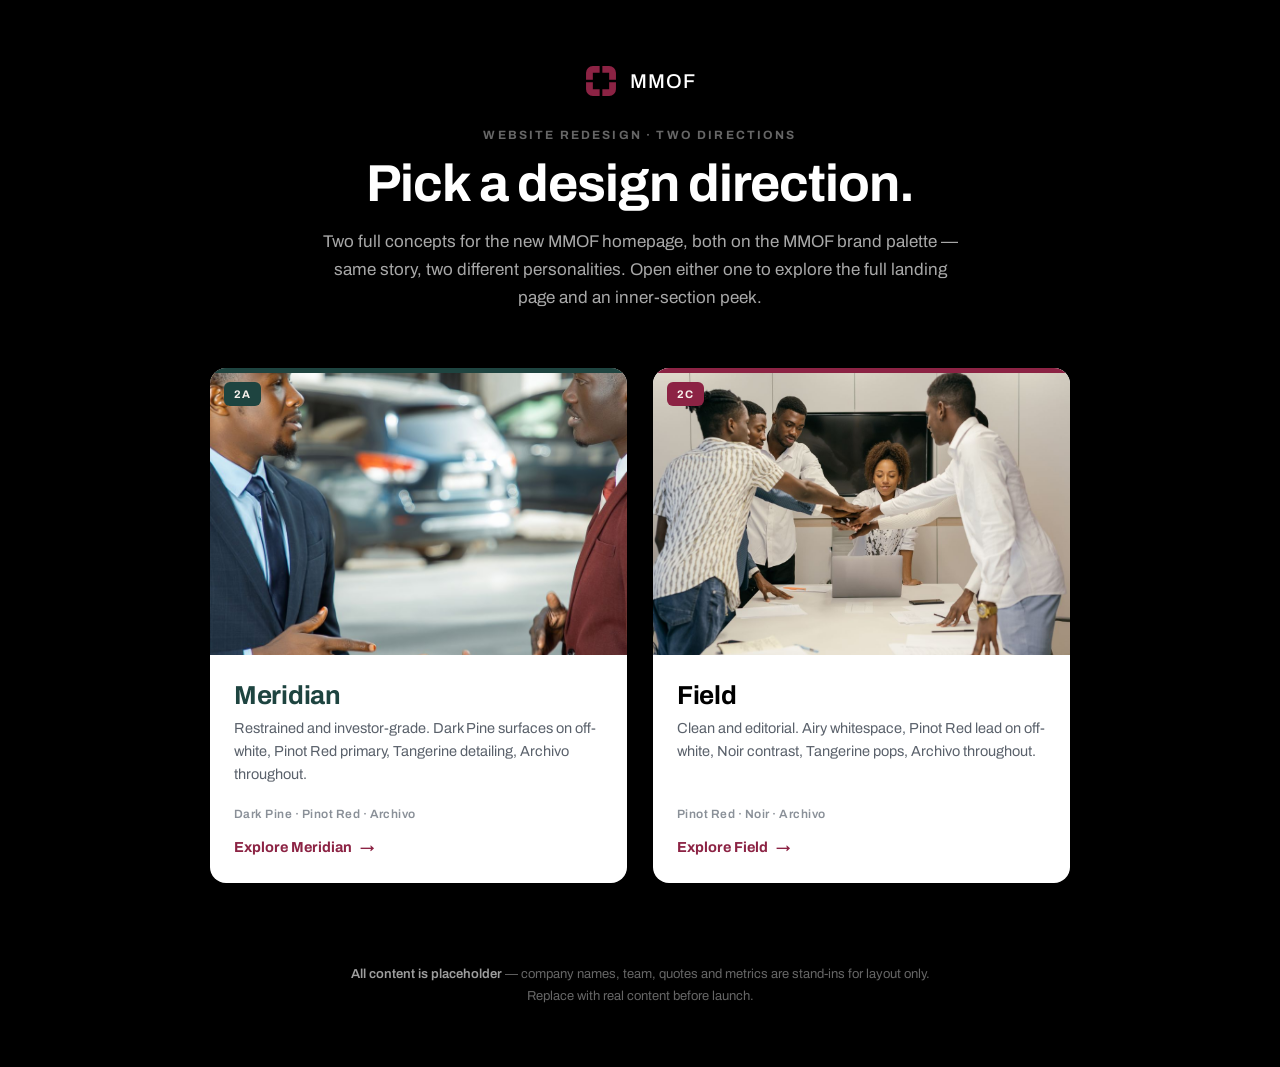
<file: index.html>
<!DOCTYPE html>
<html lang="en">
<head>
<meta charset="utf-8">
<meta name="viewport" content="width=device-width, initial-scale=1">
<title>MMOF — Website Redesign Concepts</title>
<link rel="preconnect" href="https://fonts.googleapis.com">
<link rel="preconnect" href="https://fonts.gstatic.com" crossorigin>
<link href="https://fonts.googleapis.com/css2?family=Archivo:wdth,wght@62..125,400..900&display=swap" rel="stylesheet">
<style>
  *{box-sizing:border-box}
  html,body{margin:0}
  body{
    font-family:'Archivo',system-ui,sans-serif;
    color:#16181c;
    background:#000000;
    -webkit-font-smoothing:antialiased;
  }

  /* ---- page header ---- */
  .wrap{max-width:1220px;margin:0 auto;padding:0 32px}
  header.top{
    padding:64px 0 30px;color:#fff;text-align:center;
  }
  .brandmark{
    display:inline-flex;align-items:center;gap:12px;margin-bottom:30px;
  }
  .brandmark .m{
    width:40px;height:40px;border-radius:5px;background:#8C2344;color:#F7F0EC;
    display:flex;align-items:center;justify-content:center;
    font:700 20px 'Archivo',sans-serif;
  }
  .brandmark span{font:500 20px 'Archivo',sans-serif;letter-spacing:.06em}
  header.top h1{
    font:700 clamp(30px,5vw,52px)/1.08 'Archivo',sans-serif;
    margin:0 0 16px;letter-spacing:-.02em;
  }
  header.top p{
    max-width:640px;margin:0 auto;font-size:17px;line-height:1.65;
    color:rgba(255,255,255,.66);
  }
  .kicker{
    font:700 12px 'Archivo',sans-serif;letter-spacing:.18em;
    text-transform:uppercase;color:rgba(255,255,255,.4);margin-bottom:14px;
  }

  /* ---- cards ---- */
  .cards{
    display:grid;grid-template-columns:repeat(2,1fr);gap:26px;
    max-width:860px;margin:0 auto;padding:26px 0 80px;
  }
  @media(max-width:920px){.cards{grid-template-columns:1fr;max-width:520px;margin:0 auto}}

  .card{
    position:relative;display:flex;flex-direction:column;
    border-radius:16px;overflow:hidden;text-decoration:none;color:inherit;
    background:#fff;isolation:isolate;
    box-shadow:0 6px 30px rgba(0,0,0,.28);
    transition:transform .28s cubic-bezier(.2,.7,.2,1),box-shadow .28s;
  }
  .card:hover{transform:translateY(-8px);box-shadow:0 22px 55px rgba(0,0,0,.45)}
  .card .shot{position:relative;aspect-ratio:16/11;overflow:hidden}
  .card .shot img{width:100%;height:100%;object-fit:cover;display:block;
    transition:transform .5s cubic-bezier(.2,.7,.2,1)}
  .card:hover .shot img{transform:scale(1.05)}
  .card .tag{
    position:absolute;top:14px;left:14px;z-index:2;
    font:700 11px 'Archivo',sans-serif;letter-spacing:.08em;
    padding:6px 10px;border-radius:6px;
  }
  .card .body{padding:26px 24px 28px;flex:1;display:flex;flex-direction:column}
  .card .name{margin:0 0 8px;font-size:26px;font-weight:700;letter-spacing:-.01em}
  .card .desc{margin:0 0 20px;font-size:14.5px;line-height:1.6;color:#5a616b;flex:1}
  .card .meta{
    font:600 12px 'Archivo',sans-serif;letter-spacing:.04em;
    color:#8a9098;margin:0 0 18px;
  }
  .card .go{
    display:inline-flex;align-items:center;gap:8px;
    font-size:14.5px;font-weight:700;
  }
  .card .go .arrow{transition:transform .28s}
  .card:hover .go .arrow{transform:translateX(5px)}
  /* accent strip at top of each card */
  .card::before{content:"";position:absolute;inset:0 0 auto 0;height:5px;z-index:3}

  /* ---- Meridian (2a) — Dark Pine surface, Pinot Red accent ---- */
  .c-meridian::before{background:#1E4440}
  .c-meridian .name{font-family:'Archivo',sans-serif;font-weight:700;color:#1E4440}
  .c-meridian .tag{background:#1E4440;color:#F7F0EC}
  .c-meridian .go{color:#8C2344}

  /* ---- Field (2c) — Pinot Red lead, Noir ---- */
  .c-field::before{background:#8C2344}
  .c-field .name{font-family:'Archivo',sans-serif;font-weight:700;color:#000000}
  .c-field .tag{background:#8C2344;color:#F7F0EC}
  .c-field .go{color:#8C2344}

  footer.foot{
    color:rgba(255,255,255,.4);text-align:center;font-size:13px;line-height:1.7;
    padding:0 0 60px;
  }
  footer.foot b{color:rgba(255,255,255,.62);font-weight:600}
</style>
</head>
<body>
  <div class="wrap">
    <header class="top">
      <div class="brandmark"><svg width="34" height="34" viewBox="0 0 100 100" role="img" aria-label="MMOF" style="display:block;flex:none"><g fill="#8C2344"><path d="M46,6 L26,6 A20,20 0 0 0 6,26 L6,46 L26,46 L26,26 L46,26 Z"/><path d="M46,6 L26,6 A20,20 0 0 0 6,26 L6,46 L26,46 L26,26 L46,26 Z" transform="rotate(90 50 50)"/><path d="M46,6 L26,6 A20,20 0 0 0 6,26 L6,46 L26,46 L26,26 L46,26 Z" transform="rotate(180 50 50)"/><path d="M46,6 L26,6 A20,20 0 0 0 6,26 L6,46 L26,46 L26,26 L46,26 Z" transform="rotate(270 50 50)"/></g></svg><span>MMOF</span></div>
      <div class="kicker">Website Redesign · Two Directions</div>
      <h1>Pick a design direction.</h1>
      <p>Two full concepts for the new MMOF homepage, both on the MMOF brand palette —
         same story, two different personalities. Open either one to explore the full
         landing page and an inner-section peek.</p>
    </header>

    <main class="cards">
      <!-- 2a -->
      <a class="card c-meridian" href="meridian.html">
        <div class="shot">
          <span class="tag">2A</span>
          <img src="assets/20ee8825-96ee-4d7a-b5da-b06586fca6c3.jpg" alt="Meridian concept preview">
        </div>
        <div class="body">
          <h2 class="name">Meridian</h2>
          <p class="desc">Restrained and investor-grade. Dark Pine surfaces on off-white,
             Pinot Red primary, Tangerine detailing, Archivo throughout.</p>
          <div class="meta">Dark Pine · Pinot Red · Archivo</div>
          <span class="go">Explore Meridian <span class="arrow">&rarr;</span></span>
        </div>
      </a>

      <!-- 2c -->
      <a class="card c-field" href="field.html">
        <div class="shot">
          <span class="tag">2C</span>
          <img src="assets/cf65280d-1e67-4201-bafa-8d55716313ea.jpg" alt="Field concept preview">
        </div>
        <div class="body">
          <h2 class="name">Field</h2>
          <p class="desc">Clean and editorial. Airy whitespace, Pinot Red lead on off-white,
             Noir contrast, Tangerine pops, Archivo throughout.</p>
          <div class="meta">Pinot Red · Noir · Archivo</div>
          <span class="go">Explore Field <span class="arrow">&rarr;</span></span>
        </div>
      </a>
    </main>

    <footer class="foot">
      <b>All content is placeholder</b> — company names, team, quotes and metrics are stand-ins for layout only.<br>
      Replace with real content before launch.
    </footer>
  </div>
</body>
</html>
</file>
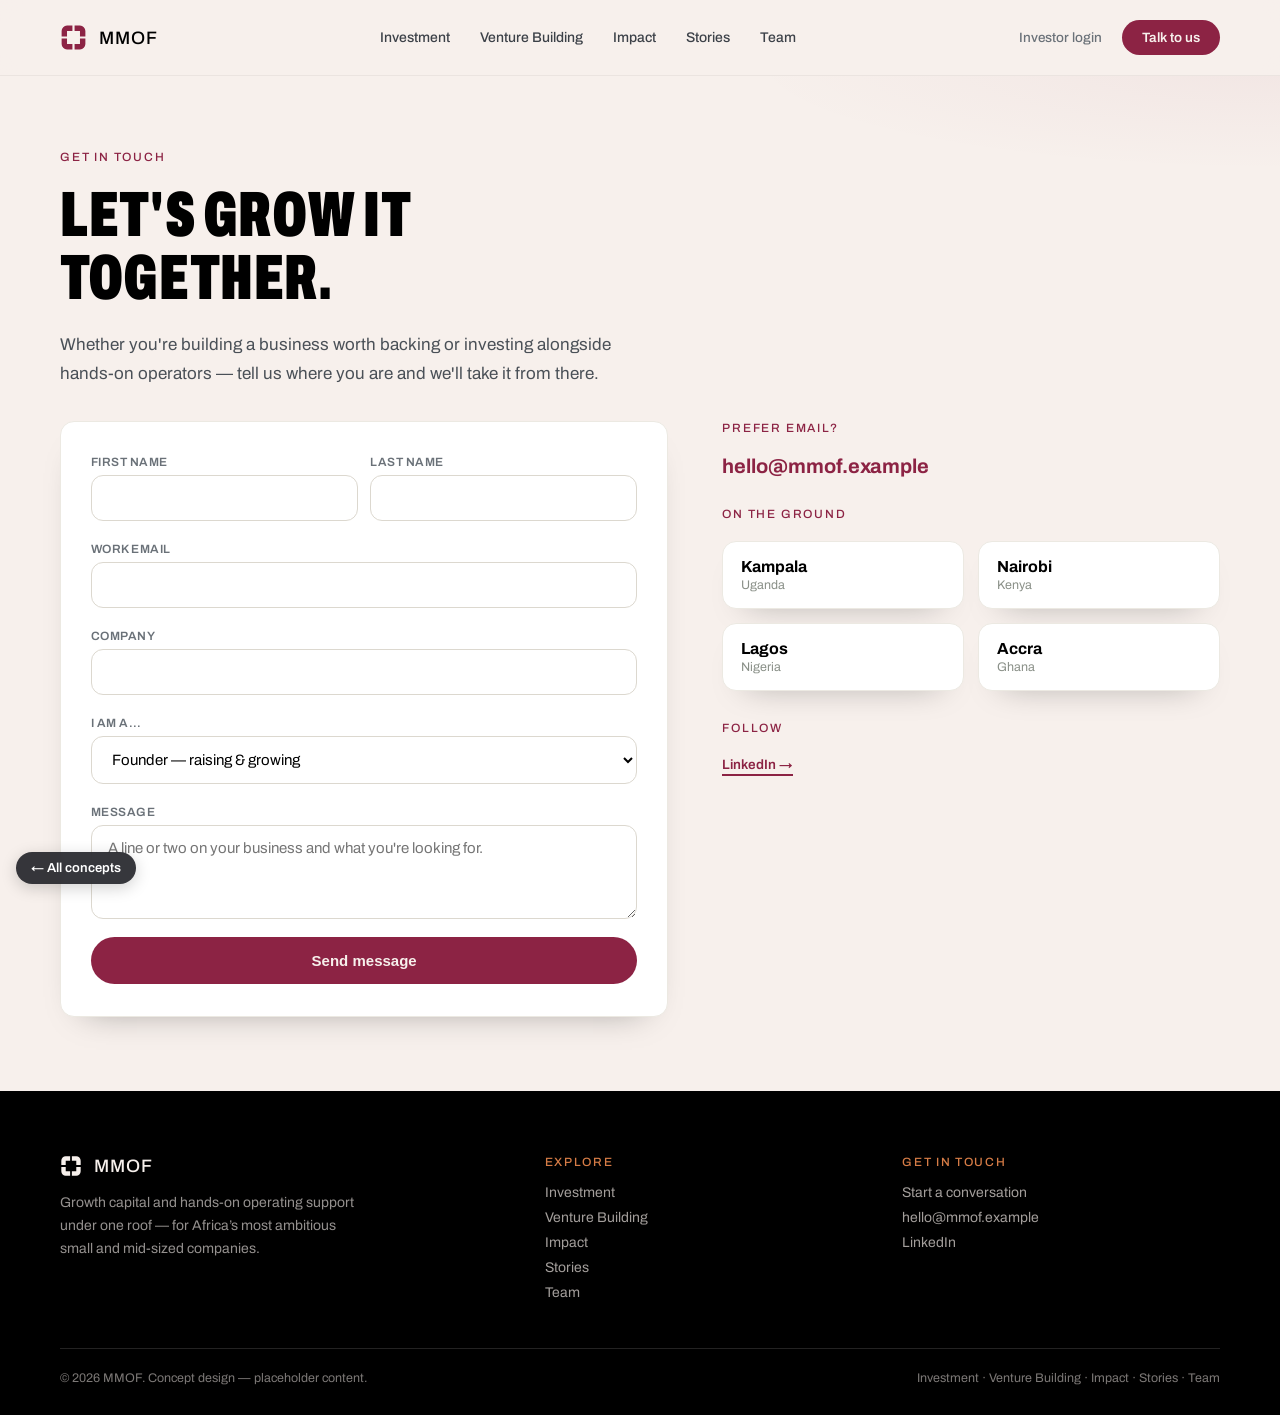
<file: field-get-in-touch.html>
<!DOCTYPE html>
<html lang="en">
<head>
<meta charset="utf-8">
<meta name="viewport" content="width=device-width, initial-scale=1">
<title>Get in Touch — MMOF · Field</title>
<meta name="description" content="Start a conversation with MMOF — for founders raising and growing, and partners investing alongside us.">
<link rel="preconnect" href="https://fonts.googleapis.com">
<link rel="preconnect" href="https://fonts.gstatic.com" crossorigin>
<link href="https://fonts.googleapis.com/css2?family=Archivo:wdth,wght@62..125,400..900&display=swap" rel="stylesheet">
<link rel="stylesheet" href="field.css">
<style>
  .fld{display:block;width:100%;font:400 15px 'Archivo',sans-serif;color:#000;background:#fff;border:1px solid #dcd8cf;border-radius:12px;padding:14px 16px;margin-top:6px}
  .fld:focus{outline:2px solid #8C2344;outline-offset:1px;border-color:#8C2344}
  .lbl{font:600 12px 'Archivo',sans-serif;letter-spacing:.04em;text-transform:uppercase;color:#6a7178}
  .frow{margin-bottom:18px}
</style>
</head>
<body data-page="contact">
<a class="backhome" href="index.html">&larr; All concepts</a>

<div id="page">

  <!-- hero -->
  <div class="section" style="position:relative;overflow:hidden;padding-bottom:24px;background:radial-gradient(70% 55% at 100% -5%,rgba(140,35,68,.05),transparent 60%)">
    <div class="wrap">
      <p class="eyebrow">Get in touch</p>
      <h1 style="font:900 clamp(38px,5.5vw,64px)/0.98 'Archivo',sans-serif;font-stretch:62%;letter-spacing:.01em;text-transform:uppercase;margin:0 0 22px;max-width:16ch">Let's grow it together.</h1>
      <p class="lead" style="max-width:560px;margin:0">Whether you're building a business worth backing or investing alongside hands-on operators — tell us where you are and we'll take it from there.</p>
    </div>
  </div>

  <!-- form + details -->
  <div class="section" style="padding-top:8px">
    <div class="wrap">
      <div style="display:grid;grid-template-columns:1.1fr .9fr;gap:54px;align-items:start">

        <!-- form -->
        <form class="card" style="padding:30px 30px 32px" onsubmit="this.querySelector('.done').style.display='block';return false;">
          <div style="display:flex;gap:12px">
            <div class="frow" style="flex:1"><span class="lbl">First name</span><input class="fld" type="text" name="first" required></div>
            <div class="frow" style="flex:1"><span class="lbl">Last name</span><input class="fld" type="text" name="last" required></div>
          </div>
          <div class="frow"><span class="lbl">Work email</span><input class="fld" type="email" name="email" required></div>
          <div class="frow"><span class="lbl">Company</span><input class="fld" type="text" name="company"></div>
          <div class="frow"><span class="lbl">I am a…</span>
            <select class="fld" name="who">
              <option>Founder — raising &amp; growing</option>
              <option>Partner — co-investing</option>
              <option>Fund investor</option>
              <option>Something else</option>
            </select>
          </div>
          <div class="frow"><span class="lbl">Message</span><textarea class="fld" name="message" rows="4" placeholder="A line or two on your business and what you're looking for."></textarea></div>
          <button class="btn btn-primary" type="submit" style="border:none;width:100%;justify-content:center">Send message</button>
          <div class="done" style="display:none;margin-top:16px;font-size:14px;color:#1E4440;background:rgba(30,68,64,.08);border-radius:10px;padding:12px 14px">Thanks — this is a concept form. Wire it to Formspree / Web3Forms / a Pages Function before launch.</div>
        </form>

        <!-- details -->
        <div>
          <div style="margin-bottom:30px">
            <p class="eyebrow">Prefer email?</p>
            <a href="mailto:hello@mmof.example" style="font:700 20px 'Archivo',sans-serif;color:#8C2344;text-decoration:none">hello@mmof.example</a>
          </div>
          <div style="margin-bottom:30px">
            <p class="eyebrow">On the ground</p>
            <div style="display:grid;grid-template-columns:1fr 1fr;gap:14px">
              <div class="card" style="padding:16px 18px"><div style="font:700 16px 'Archivo',sans-serif">Kampala</div><div style="font-size:12.5px;color:#8a9088;margin-top:3px">Uganda</div></div>
              <div class="card" style="padding:16px 18px"><div style="font:700 16px 'Archivo',sans-serif">Nairobi</div><div style="font-size:12.5px;color:#8a9088;margin-top:3px">Kenya</div></div>
              <div class="card" style="padding:16px 18px"><div style="font:700 16px 'Archivo',sans-serif">Lagos</div><div style="font-size:12.5px;color:#8a9088;margin-top:3px">Nigeria</div></div>
              <div class="card" style="padding:16px 18px"><div style="font:700 16px 'Archivo',sans-serif">Accra</div><div style="font-size:12.5px;color:#8a9088;margin-top:3px">Ghana</div></div>
            </div>
          </div>
          <div>
            <p class="eyebrow">Follow</p>
            <a class="link-arrow" href="#">LinkedIn &rarr;</a>
          </div>
        </div>

      </div>
    </div>
  </div>

</div>
<script src="field.js"></script>
</body>
</html>
</file>
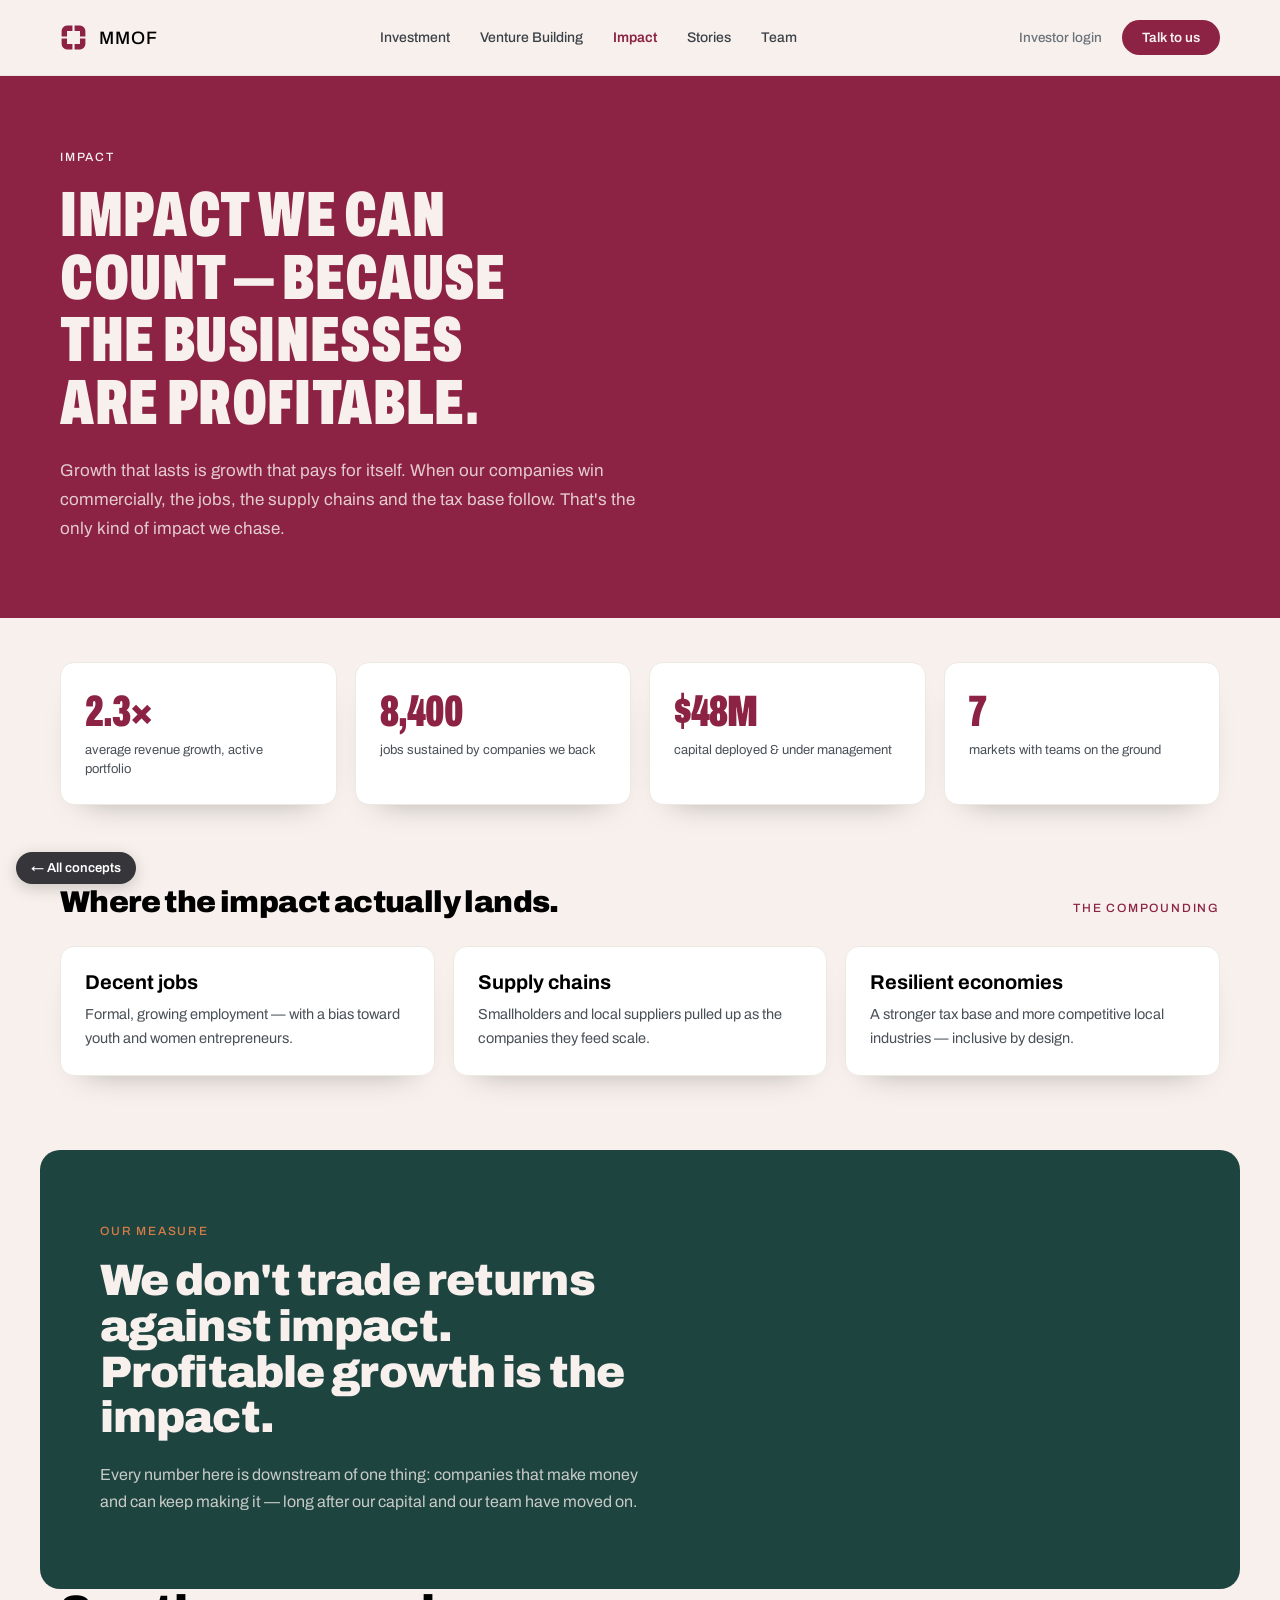
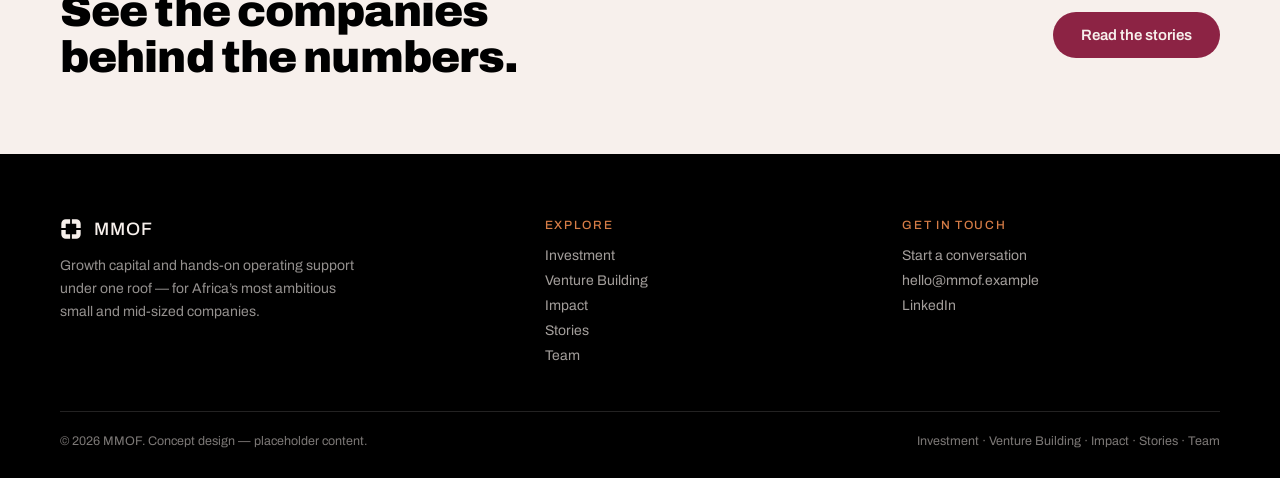
<file: field-impact.html>
<!DOCTYPE html>
<html lang="en">
<head>
<meta charset="utf-8">
<meta name="viewport" content="width=device-width, initial-scale=1">
<title>Impact — MMOF · Field</title>
<meta name="description" content="Impact we can count — because the businesses are profitable. Jobs, supply chains and tax base that last.">
<link rel="preconnect" href="https://fonts.googleapis.com">
<link rel="preconnect" href="https://fonts.gstatic.com" crossorigin>
<link href="https://fonts.googleapis.com/css2?family=Archivo:wdth,wght@62..125,400..900&display=swap" rel="stylesheet">
<link rel="stylesheet" href="field.css">
</head>
<body data-page="impact">
<a class="backhome" href="index.html">&larr; All concepts</a>

<div id="page">

  <!-- hero on red plane -->
  <div class="section" style="background:#8C2344;color:#F7F0EC;position:relative;overflow:hidden">
    <div class="wrap">
      <p class="eyebrow" style="color:#F7F0EC">Impact</p>
      <h1 style="font:900 clamp(38px,5.5vw,64px)/0.98 'Archivo',sans-serif;font-stretch:62%;letter-spacing:.01em;text-transform:uppercase;margin:0 0 22px;max-width:16ch">Impact we can count — because the businesses are profitable.</h1>
      <p class="lead" style="color:rgba(247,240,236,.82);max-width:600px;margin:0">Growth that lasts is growth that pays for itself. When our companies win commercially, the jobs, the supply chains and the tax base follow. That's the only kind of impact we chase.</p>
    </div>
  </div>

  <!-- big stats -->
  <div class="section" style="padding-top:44px">
    <div class="wrap">
      <div style="display:grid;grid-template-columns:repeat(4,1fr);gap:18px">
        <div class="card enh-card"><div style="font:900 44px 'Archivo',sans-serif;font-stretch:62%;letter-spacing:-.02em;color:#8C2344;margin-bottom:6px">2.3×</div><div style="font-size:13px;line-height:1.5;color:#4a5057">average revenue growth, active portfolio</div></div>
        <div class="card enh-card"><div style="font:900 44px 'Archivo',sans-serif;font-stretch:62%;letter-spacing:-.02em;color:#8C2344;margin-bottom:6px">8,400</div><div style="font-size:13px;line-height:1.5;color:#4a5057">jobs sustained by companies we back</div></div>
        <div class="card enh-card"><div style="font:900 44px 'Archivo',sans-serif;font-stretch:62%;letter-spacing:-.02em;color:#8C2344;margin-bottom:6px">$48M</div><div style="font-size:13px;line-height:1.5;color:#4a5057">capital deployed &amp; under management</div></div>
        <div class="card enh-card"><div style="font:900 44px 'Archivo',sans-serif;font-stretch:62%;letter-spacing:-.02em;color:#8C2344;margin-bottom:6px">7</div><div style="font-size:13px;line-height:1.5;color:#4a5057">markets with teams on the ground</div></div>
      </div>
    </div>
  </div>

  <!-- where it goes -->
  <div class="section" style="padding-top:8px">
    <div class="wrap">
      <div style="display:flex;justify-content:space-between;align-items:baseline;margin-bottom:28px">
        <h2 class="h2" style="font-size:30px">Where the impact actually lands.</h2>
        <span class="eyebrow" style="margin:0">The compounding</span>
      </div>
      <div style="display:grid;grid-template-columns:repeat(3,1fr);gap:18px">
        <div class="card enh-card"><h3 style="font:700 20px 'Archivo',sans-serif;margin:0 0 10px">Decent jobs</h3><p style="font-size:14.5px;line-height:1.65;color:#4a5057;margin:0">Formal, growing employment — with a bias toward youth and women entrepreneurs.</p></div>
        <div class="card enh-card"><h3 style="font:700 20px 'Archivo',sans-serif;margin:0 0 10px">Supply chains</h3><p style="font-size:14.5px;line-height:1.65;color:#4a5057;margin:0">Smallholders and local suppliers pulled up as the companies they feed scale.</p></div>
        <div class="card enh-card"><h3 style="font:700 20px 'Archivo',sans-serif;margin:0 0 10px">Resilient economies</h3><p style="font-size:14.5px;line-height:1.65;color:#4a5057;margin:0">A stronger tax base and more competitive local industries — inclusive by design.</p></div>
      </div>
    </div>
  </div>

  <!-- statement band -->
  <div class="section" style="background:#1E4440;color:#F7F0EC;margin:0 40px;border-radius:20px">
    <div class="wrap">
      <p class="eyebrow" style="color:#D67C46">Our measure</p>
      <h2 class="h2" style="color:#F7F0EC;max-width:20ch">We don't trade returns against impact. Profitable growth is the impact.</h2>
      <p style="font-size:16px;line-height:1.7;color:rgba(247,240,236,.78);max-width:560px;margin:20px 0 0">Every number here is downstream of one thing: companies that make money and can keep making it — long after our capital and our team have moved on.</p>
    </div>
  </div>

  <!-- cta -->
  <div class="section" style="display:flex;justify-content:space-between;align-items:center;gap:40px;padding-top:0">
    <h2 class="h2" style="max-width:18ch">See the companies behind the numbers.</h2>
    <a class="btn btn-primary" href="field-stories.html">Read the stories</a>
  </div>

</div>
<script src="field.js"></script>
</body>
</html>
</file>
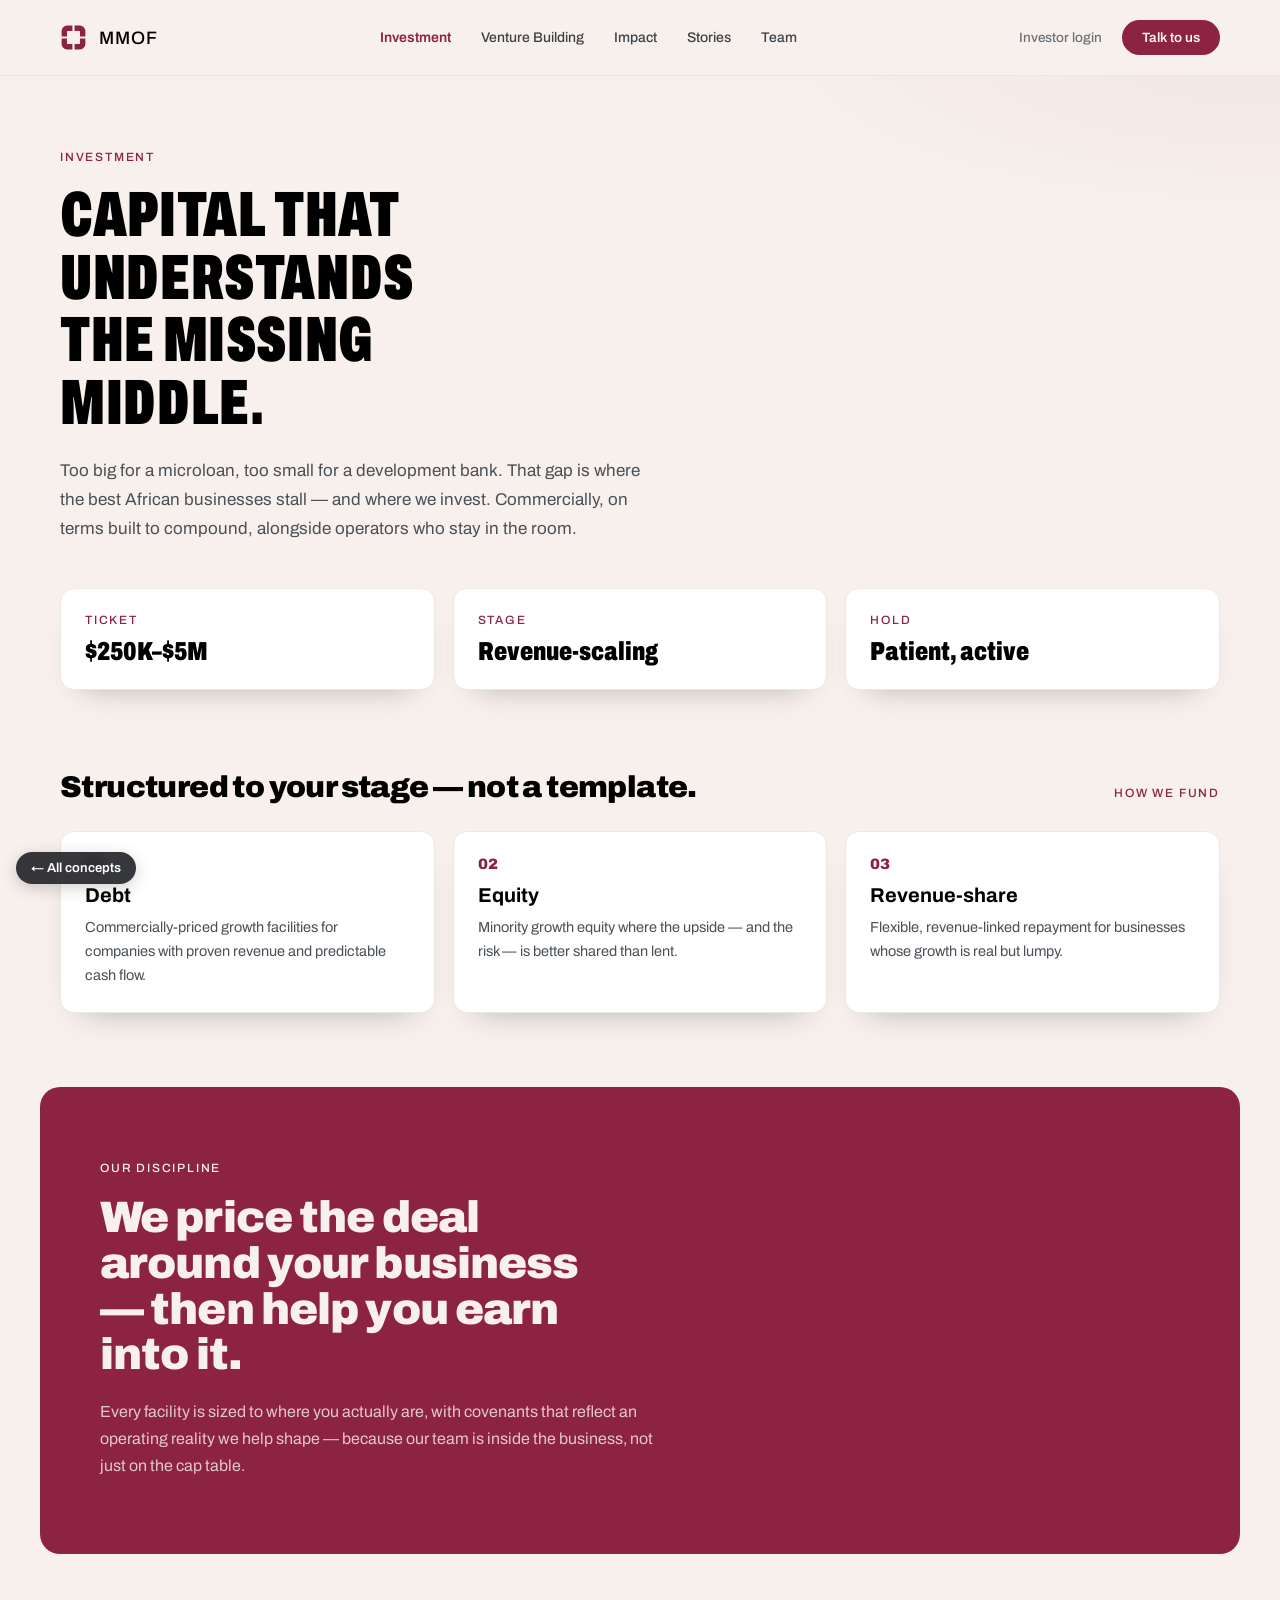
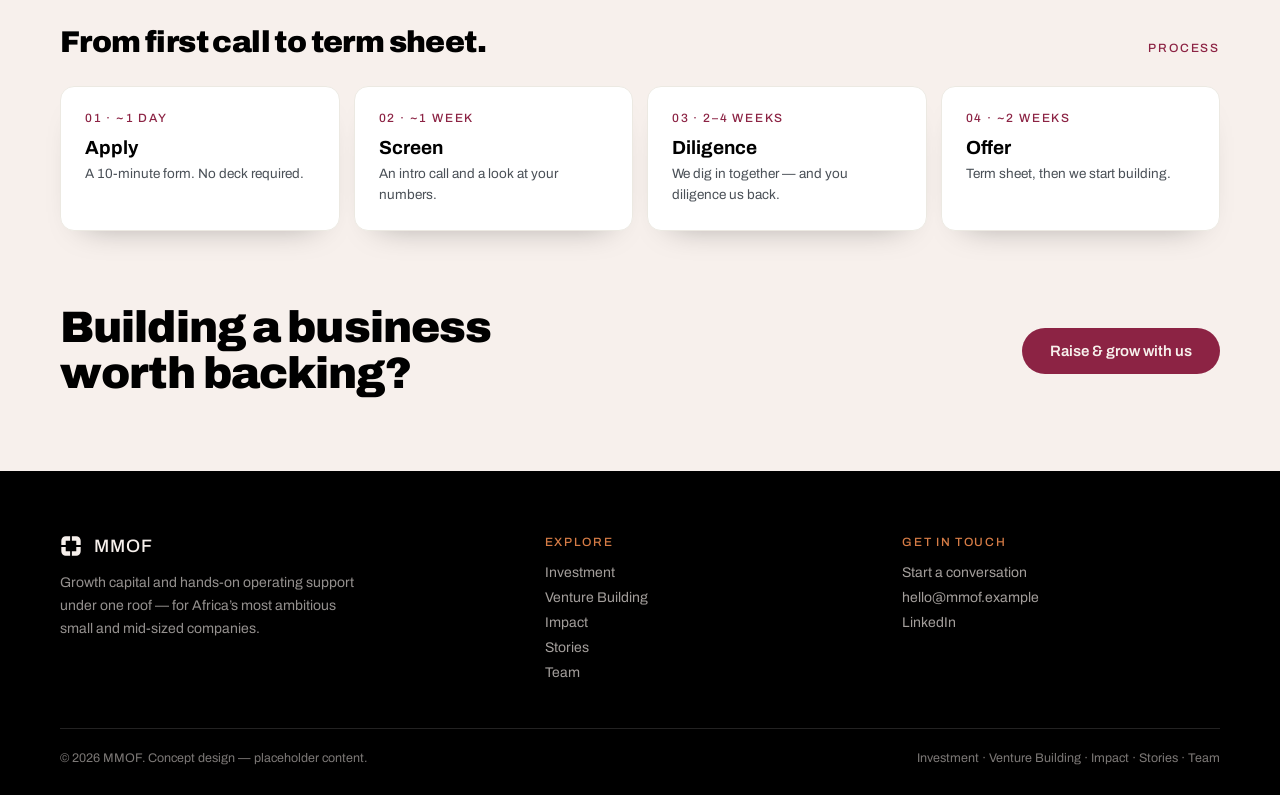
<file: field-investment.html>
<!DOCTYPE html>
<html lang="en">
<head>
<meta charset="utf-8">
<meta name="viewport" content="width=device-width, initial-scale=1">
<title>Investment — MMOF · Field</title>
<meta name="description" content="Growth capital structured for the missing middle — debt, equity and revenue-based structures for revenue-scaling companies.">
<link rel="preconnect" href="https://fonts.googleapis.com">
<link rel="preconnect" href="https://fonts.gstatic.com" crossorigin>
<link href="https://fonts.googleapis.com/css2?family=Archivo:wdth,wght@62..125,400..900&display=swap" rel="stylesheet">
<link rel="stylesheet" href="field.css">
</head>
<body data-page="investment">
<a class="backhome" href="index.html">&larr; All concepts</a>

<div id="page">

  <!-- hero -->
  <div class="section" style="position:relative;overflow:hidden;padding-bottom:36px;background:radial-gradient(70% 55% at 100% -5%,rgba(140,35,68,.05),transparent 60%)">
    <div class="wrap">
      <p class="eyebrow">Investment</p>
      <h1 style="font:900 clamp(38px,5.5vw,64px)/0.98 'Archivo',sans-serif;font-stretch:62%;letter-spacing:.01em;text-transform:uppercase;margin:0 0 22px;max-width:15ch">Capital that understands the missing middle.</h1>
      <p class="lead" style="max-width:580px;margin:0">Too big for a microloan, too small for a development bank. That gap is where the best African businesses stall — and where we invest. Commercially, on terms built to compound, alongside operators who stay in the room.</p>
    </div>
  </div>

  <!-- ticket facts -->
  <div class="section" style="padding-top:8px">
    <div class="wrap">
      <div style="display:grid;grid-template-columns:repeat(3,1fr);gap:18px">
        <div class="card enh-card"><div class="eyebrow" style="margin:0 0 10px">Ticket</div><div style="font:900 26px 'Archivo',sans-serif;font-stretch:75%">$250K–$5M</div></div>
        <div class="card enh-card"><div class="eyebrow" style="margin:0 0 10px">Stage</div><div style="font:900 26px 'Archivo',sans-serif;font-stretch:75%">Revenue-scaling</div></div>
        <div class="card enh-card"><div class="eyebrow" style="margin:0 0 10px">Hold</div><div style="font:900 26px 'Archivo',sans-serif;font-stretch:75%">Patient, active</div></div>
      </div>
    </div>
  </div>

  <!-- structures -->
  <div class="section" style="padding-top:8px">
    <div class="wrap">
      <div style="display:flex;justify-content:space-between;align-items:baseline;margin-bottom:28px">
        <h2 class="h2" style="font-size:30px">Structured to your stage — not a template.</h2>
        <span class="eyebrow" style="margin:0">How we fund</span>
      </div>
      <div style="display:grid;grid-template-columns:repeat(3,1fr);gap:18px">
        <div class="card enh-card"><div style="font:900 15px 'Archivo',sans-serif;color:#8C2344;margin-bottom:12px">01</div><h3 style="font:700 20px 'Archivo',sans-serif;margin:0 0 10px">Debt</h3><p style="font-size:14.5px;line-height:1.65;color:#4a5057;margin:0">Commercially-priced growth facilities for companies with proven revenue and predictable cash flow.</p></div>
        <div class="card enh-card"><div style="font:900 15px 'Archivo',sans-serif;color:#8C2344;margin-bottom:12px">02</div><h3 style="font:700 20px 'Archivo',sans-serif;margin:0 0 10px">Equity</h3><p style="font-size:14.5px;line-height:1.65;color:#4a5057;margin:0">Minority growth equity where the upside — and the risk — is better shared than lent.</p></div>
        <div class="card enh-card"><div style="font:900 15px 'Archivo',sans-serif;color:#8C2344;margin-bottom:12px">03</div><h3 style="font:700 20px 'Archivo',sans-serif;margin:0 0 10px">Revenue-share</h3><p style="font-size:14.5px;line-height:1.65;color:#4a5057;margin:0">Flexible, revenue-linked repayment for businesses whose growth is real but lumpy.</p></div>
      </div>
    </div>
  </div>

  <!-- statement band -->
  <div class="section" style="background:#8C2344;color:#F7F0EC;margin:0 40px;border-radius:20px">
    <div class="wrap">
      <p class="eyebrow" style="color:#F7F0EC">Our discipline</p>
      <h2 class="h2" style="color:#F7F0EC;max-width:18ch">We price the deal around your business — then help you earn into it.</h2>
      <p style="font-size:16px;line-height:1.7;color:rgba(247,240,236,.8);max-width:560px;margin:20px 0 0">Every facility is sized to where you actually are, with covenants that reflect an operating reality we help shape — because our team is inside the business, not just on the cap table.</p>
    </div>
  </div>

  <!-- process -->
  <div class="section">
    <div class="wrap">
      <div style="display:flex;justify-content:space-between;align-items:baseline;margin-bottom:28px">
        <h2 class="h2" style="font-size:30px">From first call to term sheet.</h2>
        <span class="eyebrow" style="margin:0">Process</span>
      </div>
      <div style="display:grid;grid-template-columns:repeat(4,1fr);gap:14px">
        <div class="card enh-card"><div class="eyebrow" style="margin:0 0 12px">01 · ~1 day</div><h4 style="font:700 19px 'Archivo',sans-serif;margin:0 0 6px">Apply</h4><p style="font-size:13.5px;line-height:1.55;color:#4a5057;margin:0">A 10-minute form. No deck required.</p></div>
        <div class="card enh-card"><div class="eyebrow" style="margin:0 0 12px">02 · ~1 week</div><h4 style="font:700 19px 'Archivo',sans-serif;margin:0 0 6px">Screen</h4><p style="font-size:13.5px;line-height:1.55;color:#4a5057;margin:0">An intro call and a look at your numbers.</p></div>
        <div class="card enh-card"><div class="eyebrow" style="margin:0 0 12px">03 · 2–4 weeks</div><h4 style="font:700 19px 'Archivo',sans-serif;margin:0 0 6px">Diligence</h4><p style="font-size:13.5px;line-height:1.55;color:#4a5057;margin:0">We dig in together — and you diligence us back.</p></div>
        <div class="card enh-card"><div class="eyebrow" style="margin:0 0 12px">04 · ~2 weeks</div><h4 style="font:700 19px 'Archivo',sans-serif;margin:0 0 6px">Offer</h4><p style="font-size:13.5px;line-height:1.55;color:#4a5057;margin:0">Term sheet, then we start building.</p></div>
      </div>
    </div>
  </div>

  <!-- cta -->
  <div class="section" style="display:flex;justify-content:space-between;align-items:center;gap:40px;padding-top:0">
    <h2 class="h2" style="max-width:18ch">Building a business worth backing?</h2>
    <a class="btn btn-primary" href="field-get-in-touch.html">Raise &amp; grow with us</a>
  </div>

</div>
<script src="field.js"></script>
</body>
</html>
</file>
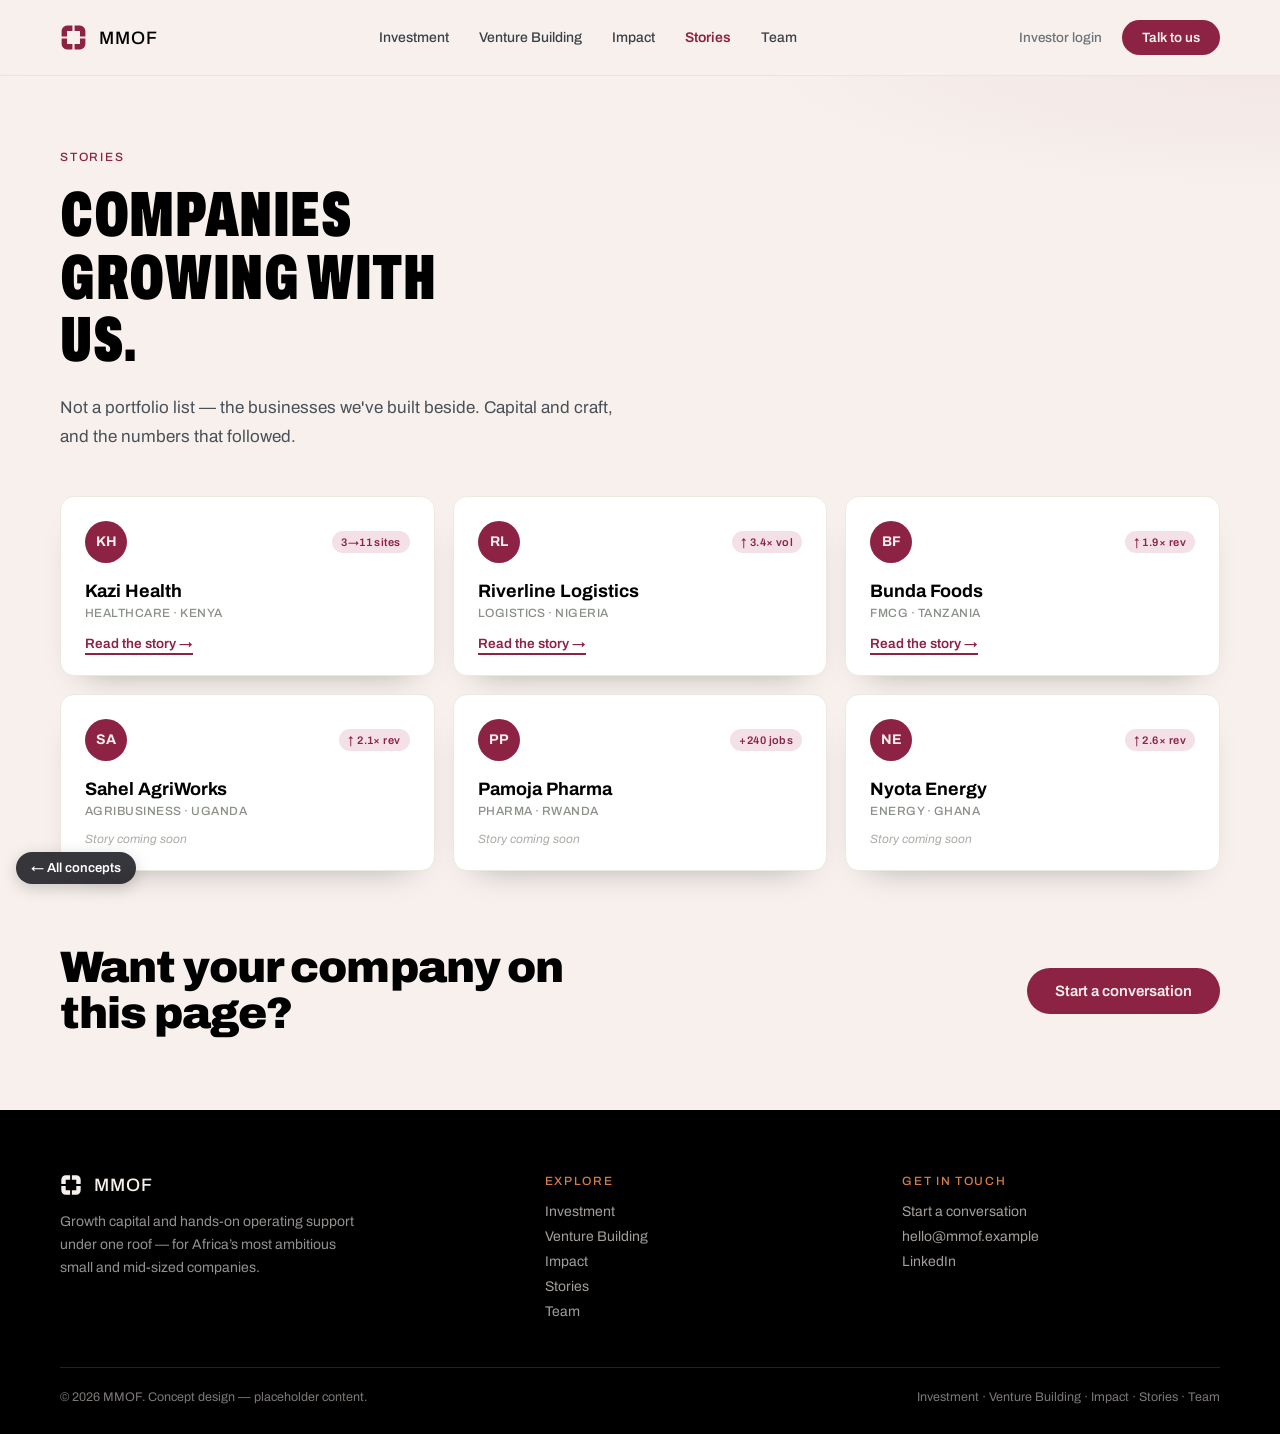
<file: field-stories.html>
<!DOCTYPE html>
<html lang="en">
<head>
<meta charset="utf-8">
<meta name="viewport" content="width=device-width, initial-scale=1">
<title>Stories — MMOF · Field</title>
<meta name="description" content="Companies growing with MMOF — case studies from across the portfolio.">
<link rel="preconnect" href="https://fonts.googleapis.com">
<link rel="preconnect" href="https://fonts.gstatic.com" crossorigin>
<link href="https://fonts.googleapis.com/css2?family=Archivo:wdth,wght@62..125,400..900&display=swap" rel="stylesheet">
<link rel="stylesheet" href="field.css">
</head>
<body data-page="stories">
<a class="backhome" href="index.html">&larr; All concepts</a>

<div id="page">

  <!-- hero -->
  <div class="section" style="position:relative;overflow:hidden;padding-bottom:36px;background:radial-gradient(70% 55% at 100% -5%,rgba(140,35,68,.05),transparent 60%)">
    <div class="wrap">
      <p class="eyebrow">Stories</p>
      <h1 style="font:900 clamp(38px,5.5vw,64px)/0.98 'Archivo',sans-serif;font-stretch:62%;letter-spacing:.01em;text-transform:uppercase;margin:0 0 22px;max-width:14ch">Companies growing with us.</h1>
      <p class="lead" style="max-width:560px;margin:0">Not a portfolio list — the businesses we've built beside. Capital and craft, and the numbers that followed.</p>
    </div>
  </div>

  <!-- grid -->
  <div class="section" style="padding-top:8px">
    <div class="wrap">
      <div style="display:grid;grid-template-columns:repeat(3,1fr);gap:18px" id="story-grid"></div>
    </div>
  </div>

  <!-- cta -->
  <div class="section" style="display:flex;justify-content:space-between;align-items:center;gap:40px;padding-top:0">
    <h2 class="h2" style="max-width:18ch">Want your company on this page?</h2>
    <a class="btn btn-primary" href="field-get-in-touch.html">Start a conversation</a>
  </div>

</div>

<script>
var STORIES=[
  ['KH','Kazi Health','Healthcare · Kenya','3→11 sites','field-story-kazi.html'],
  ['RL','Riverline Logistics','Logistics · Nigeria','↑ 3.4× vol','field-story-riverline.html'],
  ['BF','Bunda Foods','FMCG · Tanzania','↑ 1.9× rev','field-story-bunda.html'],
  ['SA','Sahel AgriWorks','Agribusiness · Uganda','↑ 2.1× rev',''],
  ['PP','Pamoja Pharma','Pharma · Rwanda','+240 jobs',''],
  ['NE','Nyota Energy','Energy · Ghana','↑ 2.6× rev','']
];
function storyCard(s){
  var soon = s[4]==='';
  var inner='<div style="display:flex;align-items:center;justify-content:space-between;margin-bottom:18px">'+
    '<div style="width:42px;height:42px;border-radius:50%;background:#8C2344;color:#F7F0EC;display:flex;align-items:center;justify-content:center;font:700 14px \'Archivo\',sans-serif">'+s[0]+'</div>'+
    '<span style="font:600 11px \'Archivo\',sans-serif;letter-spacing:.04em;color:#8C2344;background:#F3E1E7;padding:5px 9px;border-radius:999px">'+s[3]+'</span></div>'+
    '<h4 style="font:700 18px \'Archivo\',sans-serif;color:#000;margin:0 0 5px">'+s[1]+'</h4>'+
    '<div style="font:500 12px \'Archivo\',sans-serif;letter-spacing:.04em;text-transform:uppercase;color:#8a9088">'+s[2]+'</div>'+
    (soon?'<div style="margin-top:14px;font-size:12px;color:#a8aea6;font-style:italic">Story coming soon</div>'
         :'<div style="margin-top:14px"><span class="link-arrow">Read the story →</span></div>');
  if(soon) return '<div class="card">'+inner+'</div>';
  return '<a class="card enh-card" href="'+s[4]+'" style="display:block;text-decoration:none">'+inner+'</a>';
}
document.getElementById('story-grid').innerHTML=STORIES.map(storyCard).join('');
</script>
<script src="field.js"></script>
</body>
</html>
</file>
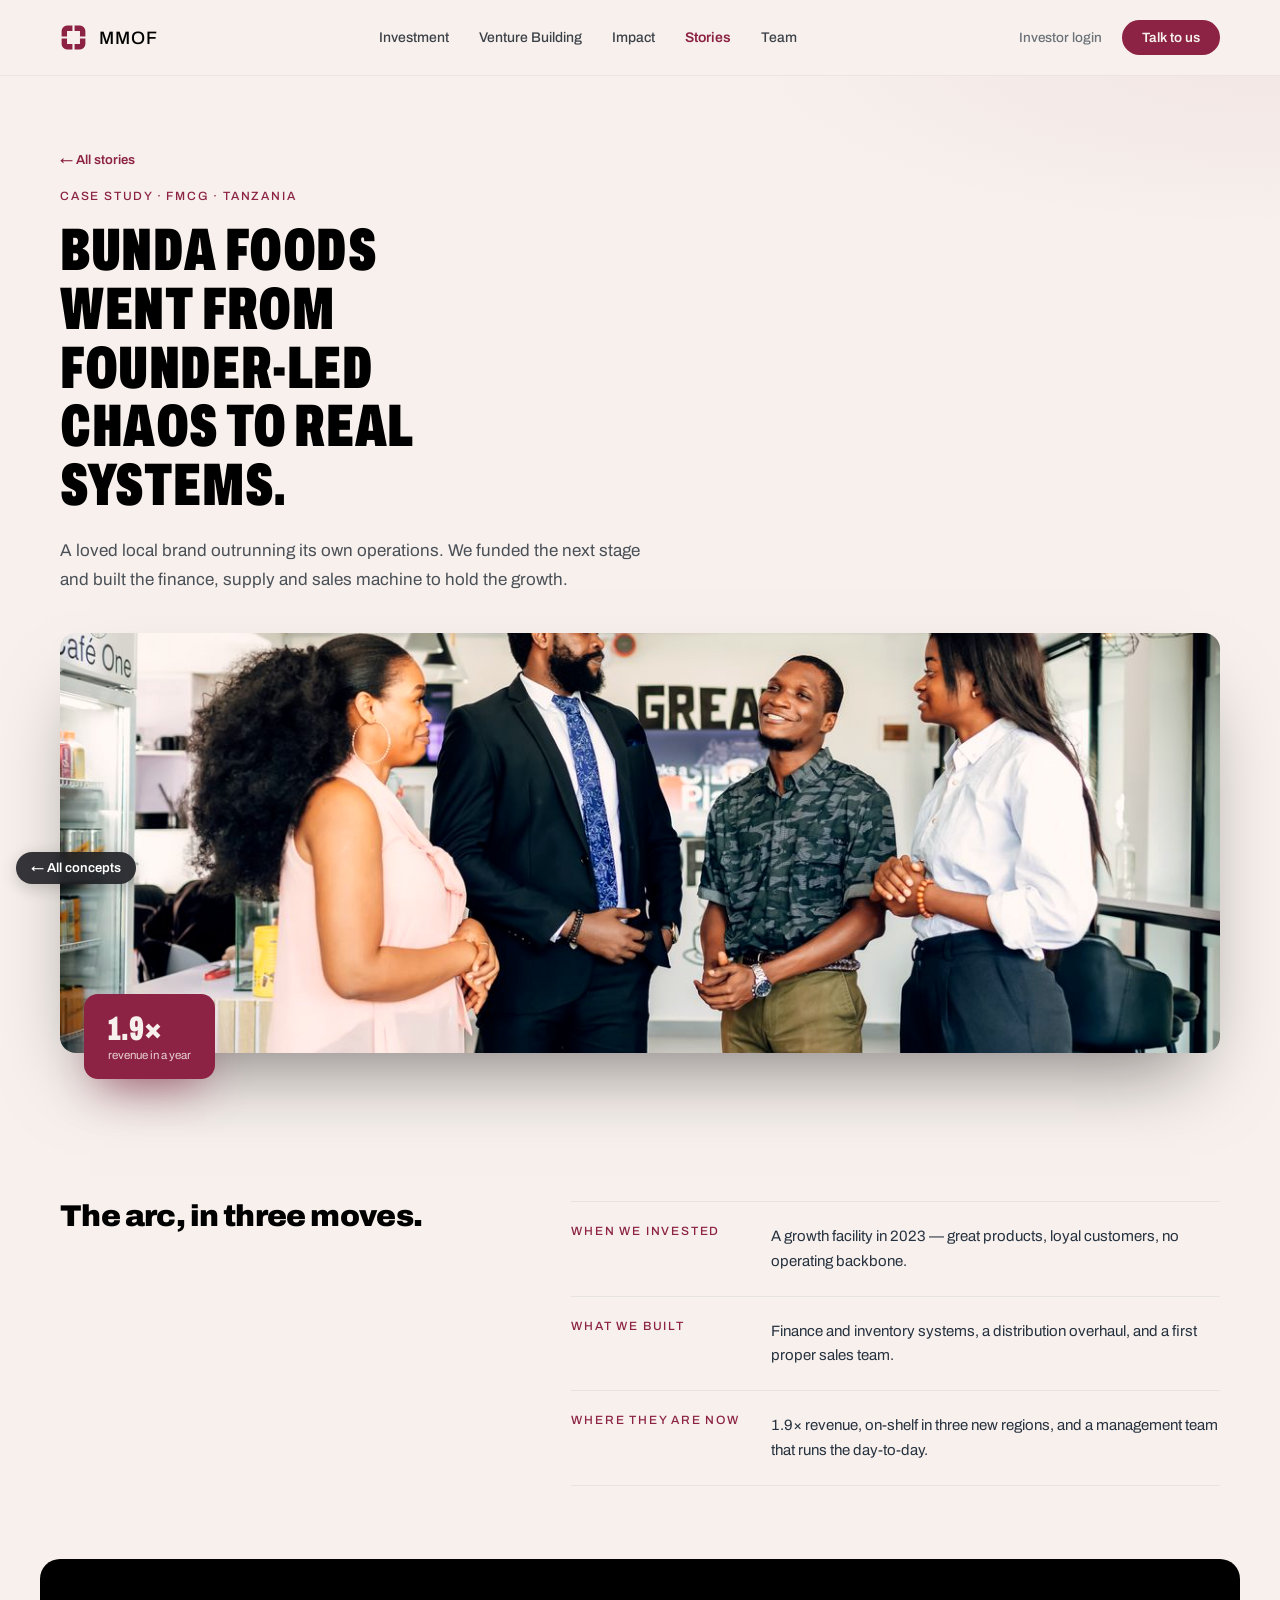
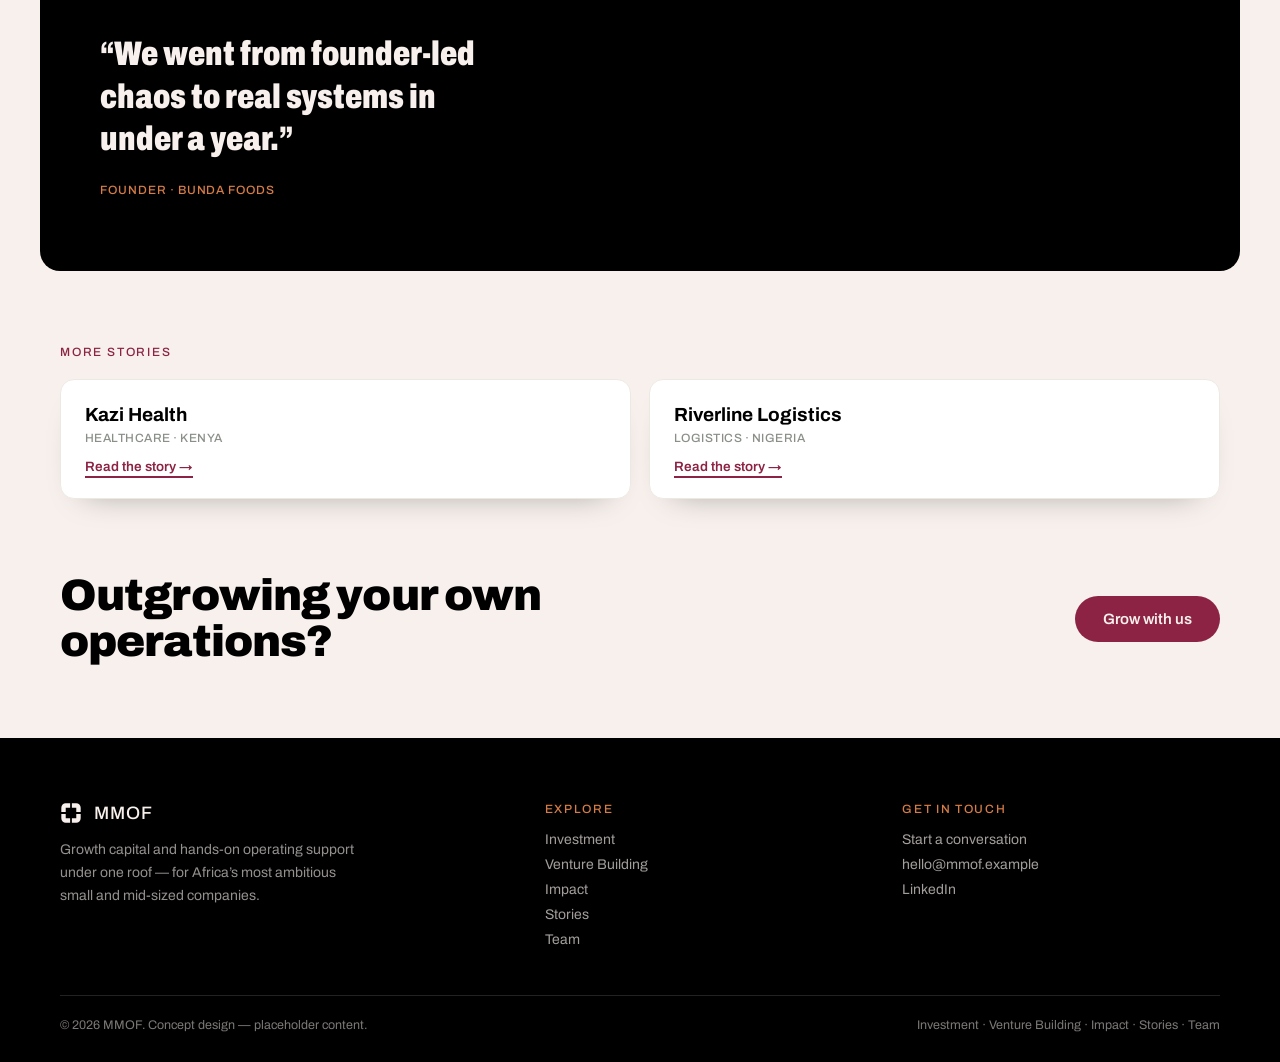
<file: field-story-bunda.html>
<!DOCTYPE html>
<html lang="en">
<head>
<meta charset="utf-8">
<meta name="viewport" content="width=device-width, initial-scale=1">
<title>Bunda Foods — MMOF Stories · Field</title>
<meta name="description" content="How Bunda Foods went from founder-led chaos to real systems — and 1.9× revenue — in under a year.">
<link rel="preconnect" href="https://fonts.googleapis.com">
<link rel="preconnect" href="https://fonts.gstatic.com" crossorigin>
<link href="https://fonts.googleapis.com/css2?family=Archivo:wdth,wght@62..125,400..900&display=swap" rel="stylesheet">
<link rel="stylesheet" href="field.css">
</head>
<body data-page="stories">
<a class="backhome" href="index.html">&larr; All concepts</a>

<div id="page">

  <div class="section" style="position:relative;overflow:hidden;padding-bottom:30px;background:radial-gradient(70% 55% at 100% -5%,rgba(140,35,68,.05),transparent 60%)">
    <div class="wrap">
      <a href="field-stories.html" style="font:600 13px 'Archivo',sans-serif;color:#8C2344;text-decoration:none">&larr; All stories</a>
      <p class="eyebrow" style="margin:22px 0 18px">Case study · FMCG · Tanzania</p>
      <h1 style="font:900 clamp(36px,5vw,60px)/0.98 'Archivo',sans-serif;font-stretch:62%;letter-spacing:.01em;text-transform:uppercase;margin:0 0 22px;max-width:16ch">Bunda Foods went from founder-led chaos to real systems.</h1>
      <p class="lead" style="max-width:600px;margin:0">A loved local brand outrunning its own operations. We funded the next stage and built the finance, supply and sales machine to hold the growth.</p>
    </div>
  </div>

  <div class="section" style="padding-top:8px">
    <div class="wrap" style="position:relative">
      <div style="height:420px;border-radius:16px;overflow:hidden;box-shadow:0 40px 76px -30px rgba(0,0,0,.5)"><img src="assets/ff886d01-20e1-4c23-8553-618e2f28fb80.jpg" alt="Bunda Foods production" style="width:100%;height:100%;object-fit:cover;display:block"></div>
      <div style="position:absolute;left:24px;bottom:-26px;background:#8C2344;color:#F7F0EC;padding:18px 24px;border-radius:14px;box-shadow:0 22px 44px -16px rgba(140,35,68,.6)"><div style="font:900 34px 'Archivo',sans-serif;font-stretch:62%;line-height:1">1.9×</div><div style="font-size:11.5px;margin-top:3px;color:rgba(247,240,236,.85)">revenue in a year</div></div>
    </div>
  </div>

  <div class="section">
    <div class="wrap">
      <div style="display:grid;grid-template-columns:1fr 1.4fr;gap:48px;align-items:start">
        <h2 class="h2" style="font-size:30px">The arc, in three moves.</h2>
        <div style="border-top:1px solid #e6e4dd">
          <div style="display:grid;grid-template-columns:180px 1fr;gap:20px;padding:22px 0;border-bottom:1px solid #e6e4dd"><div class="eyebrow" style="margin:0">When we invested</div><div style="font-size:15px;line-height:1.65;color:#26313f">A growth facility in 2023 — great products, loyal customers, no operating backbone.</div></div>
          <div style="display:grid;grid-template-columns:180px 1fr;gap:20px;padding:22px 0;border-bottom:1px solid #e6e4dd"><div class="eyebrow" style="margin:0">What we built</div><div style="font-size:15px;line-height:1.65;color:#26313f">Finance and inventory systems, a distribution overhaul, and a first proper sales team.</div></div>
          <div style="display:grid;grid-template-columns:180px 1fr;gap:20px;padding:22px 0;border-bottom:1px solid #e6e4dd"><div class="eyebrow" style="margin:0">Where they are now</div><div style="font-size:15px;line-height:1.65;color:#26313f">1.9× revenue, on-shelf in three new regions, and a management team that runs the day-to-day.</div></div>
        </div>
      </div>
    </div>
  </div>

  <div class="section" style="background:#000;color:#F7F0EC;margin:0 40px;border-radius:20px">
    <div class="wrap">
      <p style="font:900 clamp(24px,3vw,34px)/1.25 'Archivo',sans-serif;font-stretch:75%;margin:0;max-width:22ch">“We went from founder-led chaos to real systems in under a year.”</p>
      <div style="font:500 12px 'Archivo',sans-serif;letter-spacing:.08em;text-transform:uppercase;color:#D67C46;margin-top:22px">Founder · Bunda Foods</div>
    </div>
  </div>

  <div class="section">
    <div class="wrap">
      <p class="eyebrow">More stories</p>
      <div style="display:grid;grid-template-columns:1fr 1fr;gap:18px;margin-top:12px">
        <a class="card enh-card" href="field-story-kazi.html" style="display:block;text-decoration:none"><h4 style="font:700 19px 'Archivo',sans-serif;margin:0 0 6px">Kazi Health</h4><div style="font:500 12px 'Archivo',sans-serif;letter-spacing:.04em;text-transform:uppercase;color:#8a9088">Healthcare · Kenya</div><div style="margin-top:12px"><span class="link-arrow">Read the story →</span></div></a>
        <a class="card enh-card" href="field-story-riverline.html" style="display:block;text-decoration:none"><h4 style="font:700 19px 'Archivo',sans-serif;margin:0 0 6px">Riverline Logistics</h4><div style="font:500 12px 'Archivo',sans-serif;letter-spacing:.04em;text-transform:uppercase;color:#8a9088">Logistics · Nigeria</div><div style="margin-top:12px"><span class="link-arrow">Read the story →</span></div></a>
      </div>
    </div>
  </div>

  <div class="section" style="display:flex;justify-content:space-between;align-items:center;gap:40px;padding-top:0">
    <h2 class="h2" style="max-width:18ch">Outgrowing your own operations?</h2>
    <a class="btn btn-primary" href="field-get-in-touch.html">Grow with us</a>
  </div>

</div>
<script src="field.js"></script>
</body>
</html>
</file>
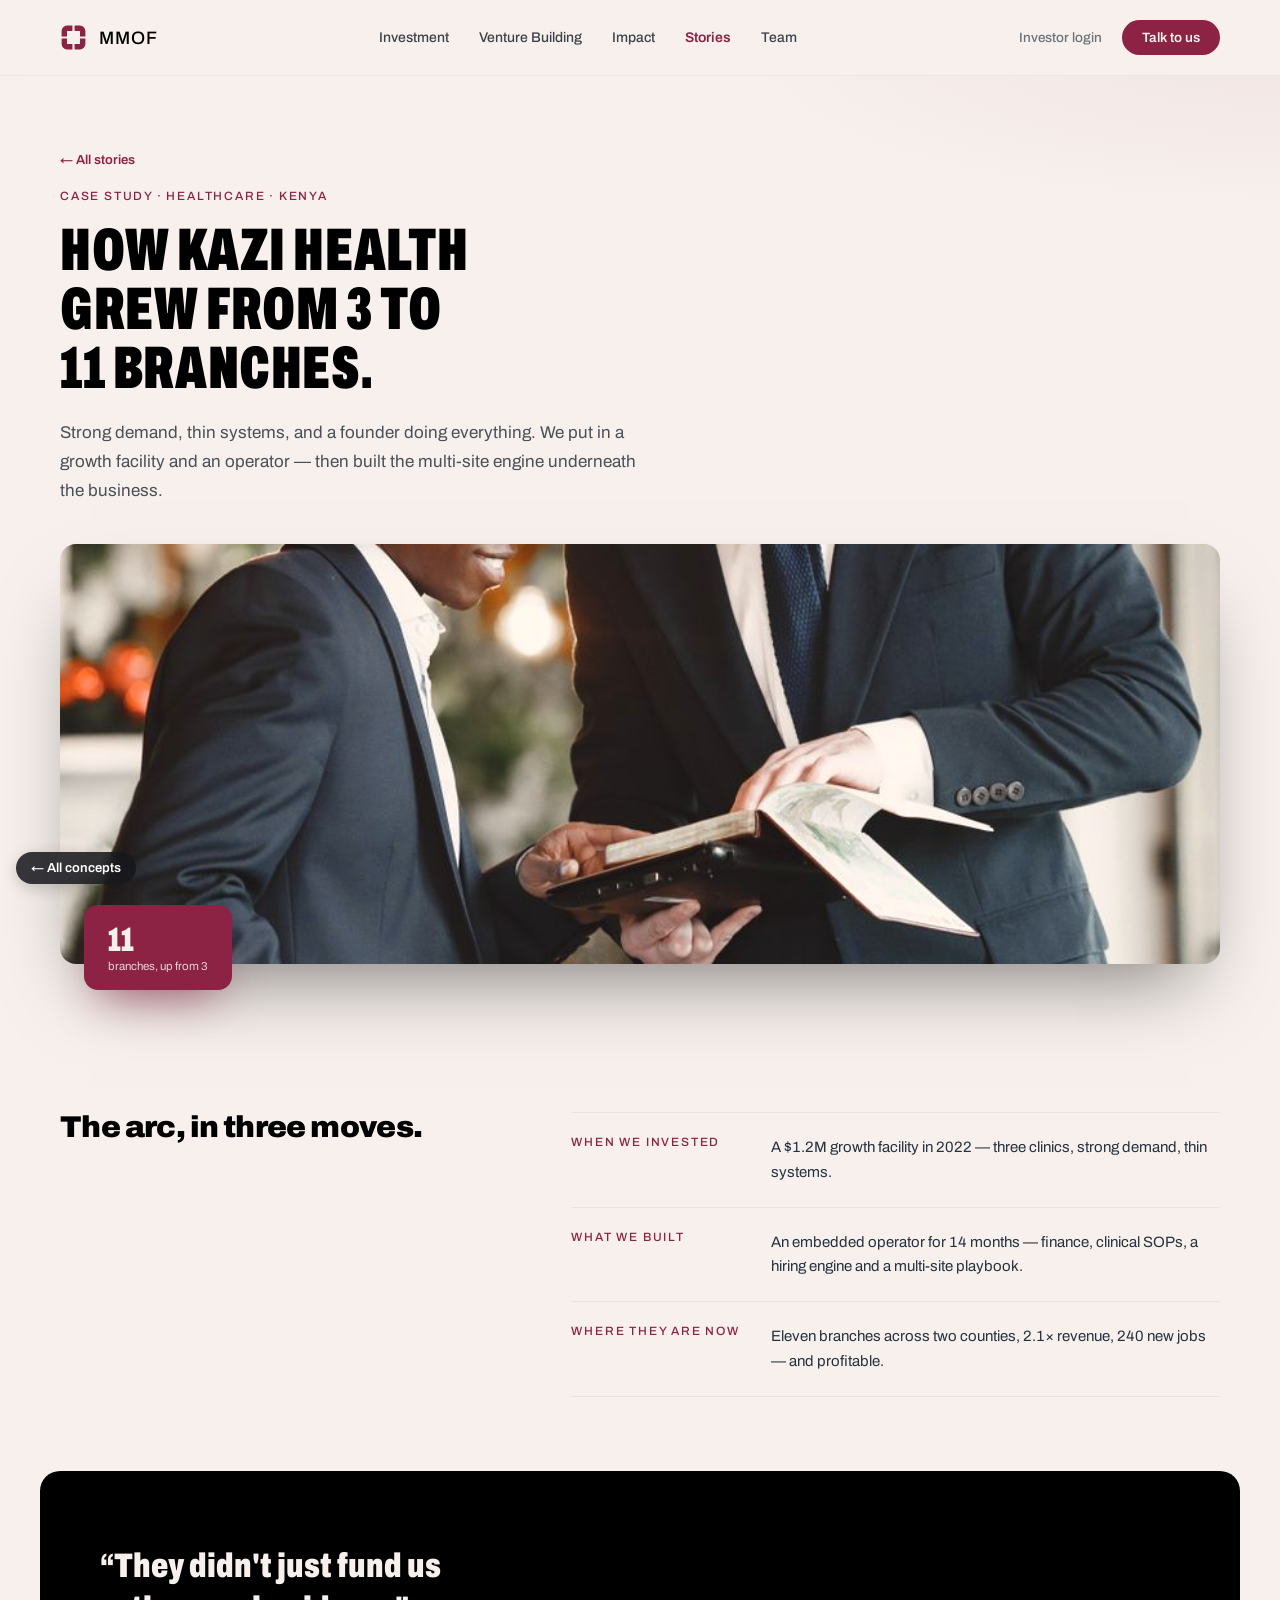
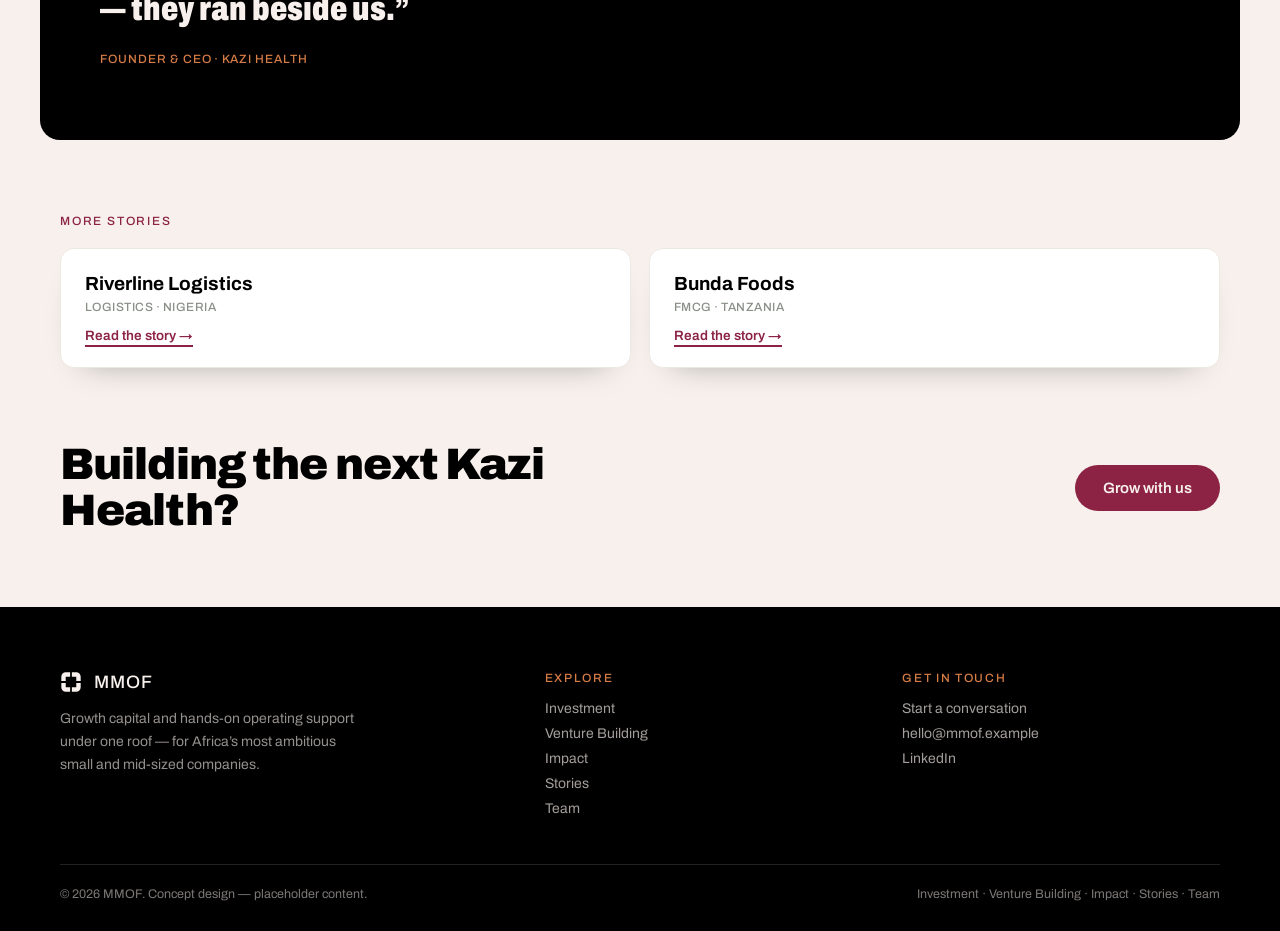
<file: field-story-kazi.html>
<!DOCTYPE html>
<html lang="en">
<head>
<meta charset="utf-8">
<meta name="viewport" content="width=device-width, initial-scale=1">
<title>Kazi Health — MMOF Stories · Field</title>
<meta name="description" content="How Kazi Health grew from 3 to 11 branches with capital and an embedded operating team.">
<link rel="preconnect" href="https://fonts.googleapis.com">
<link rel="preconnect" href="https://fonts.gstatic.com" crossorigin>
<link href="https://fonts.googleapis.com/css2?family=Archivo:wdth,wght@62..125,400..900&display=swap" rel="stylesheet">
<link rel="stylesheet" href="field.css">
</head>
<body data-page="stories">
<a class="backhome" href="index.html">&larr; All concepts</a>

<div id="page">

  <!-- hero -->
  <div class="section" style="position:relative;overflow:hidden;padding-bottom:30px;background:radial-gradient(70% 55% at 100% -5%,rgba(140,35,68,.05),transparent 60%)">
    <div class="wrap">
      <a href="field-stories.html" style="font:600 13px 'Archivo',sans-serif;color:#8C2344;text-decoration:none">&larr; All stories</a>
      <p class="eyebrow" style="margin:22px 0 18px">Case study · Healthcare · Kenya</p>
      <h1 style="font:900 clamp(36px,5vw,60px)/0.98 'Archivo',sans-serif;font-stretch:62%;letter-spacing:.01em;text-transform:uppercase;margin:0 0 22px;max-width:16ch">How Kazi Health grew from 3 to 11 branches.</h1>
      <p class="lead" style="max-width:600px;margin:0">Strong demand, thin systems, and a founder doing everything. We put in a growth facility and an operator — then built the multi-site engine underneath the business.</p>
    </div>
  </div>

  <!-- image + badge -->
  <div class="section" style="padding-top:8px">
    <div class="wrap" style="position:relative">
      <div style="height:420px;border-radius:16px;overflow:hidden;box-shadow:0 40px 76px -30px rgba(0,0,0,.5)"><img src="assets/e12acc0e-8414-43ba-b984-e6e3ea06113a.jpg" alt="Kazi Health team" style="width:100%;height:100%;object-fit:cover;display:block"></div>
      <div style="position:absolute;left:24px;bottom:-26px;background:#8C2344;color:#F7F0EC;padding:18px 24px;border-radius:14px;box-shadow:0 22px 44px -16px rgba(140,35,68,.6)"><div style="font:900 34px 'Archivo',sans-serif;font-stretch:62%;line-height:1">11</div><div style="font-size:11.5px;margin-top:3px;color:rgba(247,240,236,.85)">branches, up from 3</div></div>
    </div>
  </div>

  <!-- the arc -->
  <div class="section">
    <div class="wrap">
      <div style="display:grid;grid-template-columns:1fr 1.4fr;gap:48px;align-items:start">
        <h2 class="h2" style="font-size:30px">The arc, in three moves.</h2>
        <div style="border-top:1px solid #e6e4dd">
          <div style="display:grid;grid-template-columns:180px 1fr;gap:20px;padding:22px 0;border-bottom:1px solid #e6e4dd"><div class="eyebrow" style="margin:0">When we invested</div><div style="font-size:15px;line-height:1.65;color:#26313f">A $1.2M growth facility in 2022 — three clinics, strong demand, thin systems.</div></div>
          <div style="display:grid;grid-template-columns:180px 1fr;gap:20px;padding:22px 0;border-bottom:1px solid #e6e4dd"><div class="eyebrow" style="margin:0">What we built</div><div style="font-size:15px;line-height:1.65;color:#26313f">An embedded operator for 14 months — finance, clinical SOPs, a hiring engine and a multi-site playbook.</div></div>
          <div style="display:grid;grid-template-columns:180px 1fr;gap:20px;padding:22px 0;border-bottom:1px solid #e6e4dd"><div class="eyebrow" style="margin:0">Where they are now</div><div style="font-size:15px;line-height:1.65;color:#26313f">Eleven branches across two counties, 2.1× revenue, 240 new jobs — and profitable.</div></div>
        </div>
      </div>
    </div>
  </div>

  <!-- quote band -->
  <div class="section" style="background:#000;color:#F7F0EC;margin:0 40px;border-radius:20px">
    <div class="wrap">
      <p style="font:900 clamp(24px,3vw,34px)/1.25 'Archivo',sans-serif;font-stretch:75%;margin:0;max-width:20ch">“They didn't just fund us — they ran beside us.”</p>
      <div style="font:500 12px 'Archivo',sans-serif;letter-spacing:.08em;text-transform:uppercase;color:#D67C46;margin-top:22px">Founder &amp; CEO · Kazi Health</div>
    </div>
  </div>

  <!-- more stories -->
  <div class="section">
    <div class="wrap">
      <p class="eyebrow">More stories</p>
      <div style="display:grid;grid-template-columns:1fr 1fr;gap:18px;margin-top:12px">
        <a class="card enh-card" href="field-story-riverline.html" style="display:block;text-decoration:none"><h4 style="font:700 19px 'Archivo',sans-serif;margin:0 0 6px">Riverline Logistics</h4><div style="font:500 12px 'Archivo',sans-serif;letter-spacing:.04em;text-transform:uppercase;color:#8a9088">Logistics · Nigeria</div><div style="margin-top:12px"><span class="link-arrow">Read the story →</span></div></a>
        <a class="card enh-card" href="field-story-bunda.html" style="display:block;text-decoration:none"><h4 style="font:700 19px 'Archivo',sans-serif;margin:0 0 6px">Bunda Foods</h4><div style="font:500 12px 'Archivo',sans-serif;letter-spacing:.04em;text-transform:uppercase;color:#8a9088">FMCG · Tanzania</div><div style="margin-top:12px"><span class="link-arrow">Read the story →</span></div></a>
      </div>
    </div>
  </div>

  <!-- cta -->
  <div class="section" style="display:flex;justify-content:space-between;align-items:center;gap:40px;padding-top:0">
    <h2 class="h2" style="max-width:18ch">Building the next Kazi Health?</h2>
    <a class="btn btn-primary" href="field-get-in-touch.html">Grow with us</a>
  </div>

</div>
<script src="field.js"></script>
</body>
</html>
</file>
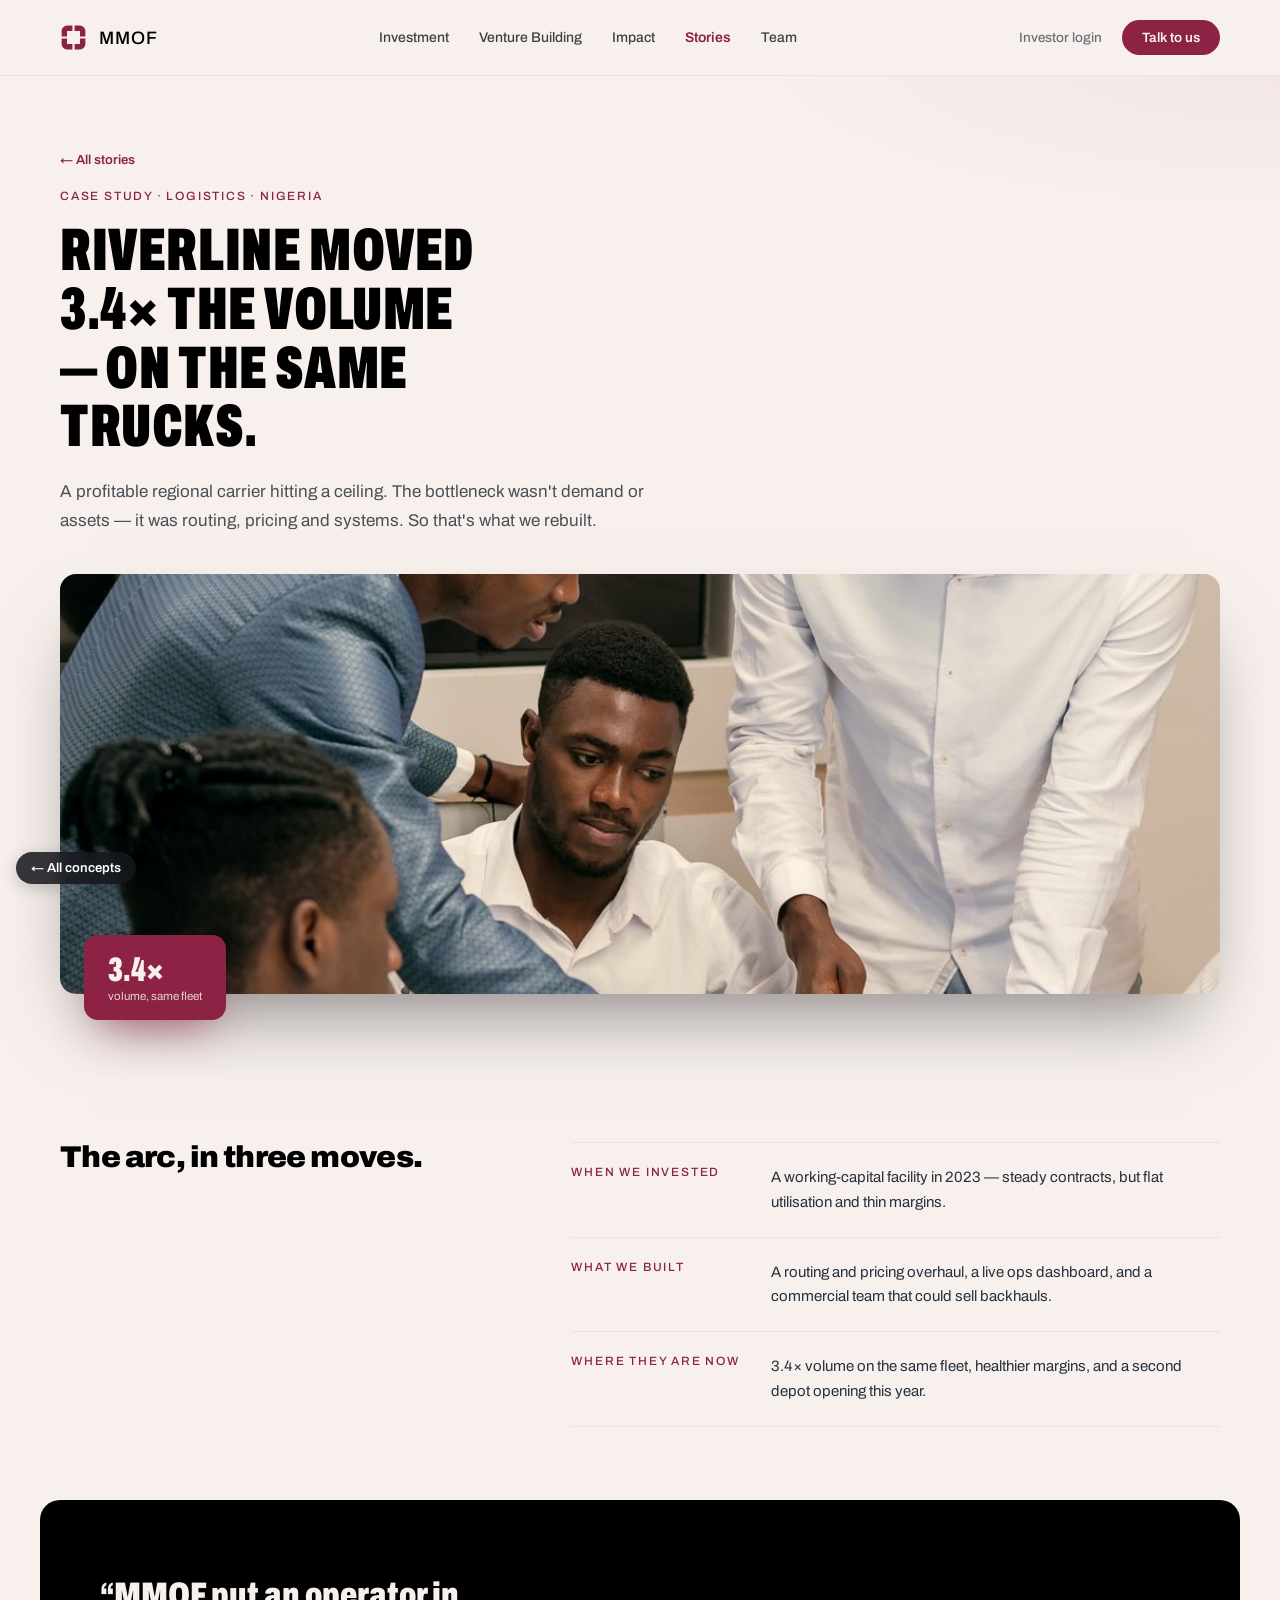
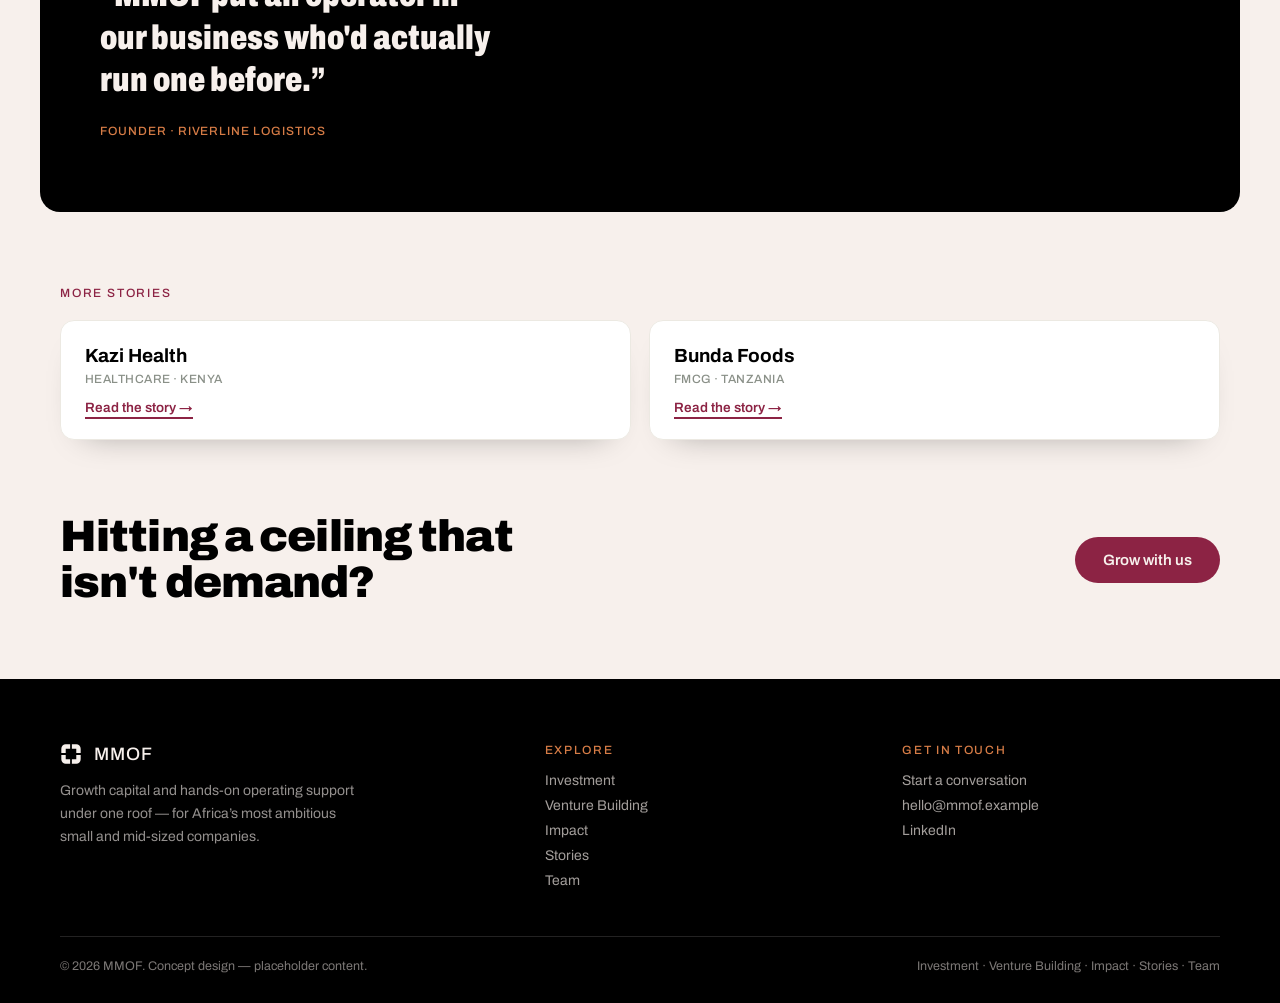
<file: field-story-riverline.html>
<!DOCTYPE html>
<html lang="en">
<head>
<meta charset="utf-8">
<meta name="viewport" content="width=device-width, initial-scale=1">
<title>Riverline Logistics — MMOF Stories · Field</title>
<meta name="description" content="How Riverline Logistics grew volumes 3.4× with an operator who'd run the business before.">
<link rel="preconnect" href="https://fonts.googleapis.com">
<link rel="preconnect" href="https://fonts.gstatic.com" crossorigin>
<link href="https://fonts.googleapis.com/css2?family=Archivo:wdth,wght@62..125,400..900&display=swap" rel="stylesheet">
<link rel="stylesheet" href="field.css">
</head>
<body data-page="stories">
<a class="backhome" href="index.html">&larr; All concepts</a>

<div id="page">

  <div class="section" style="position:relative;overflow:hidden;padding-bottom:30px;background:radial-gradient(70% 55% at 100% -5%,rgba(140,35,68,.05),transparent 60%)">
    <div class="wrap">
      <a href="field-stories.html" style="font:600 13px 'Archivo',sans-serif;color:#8C2344;text-decoration:none">&larr; All stories</a>
      <p class="eyebrow" style="margin:22px 0 18px">Case study · Logistics · Nigeria</p>
      <h1 style="font:900 clamp(36px,5vw,60px)/0.98 'Archivo',sans-serif;font-stretch:62%;letter-spacing:.01em;text-transform:uppercase;margin:0 0 22px;max-width:16ch">Riverline moved 3.4× the volume — on the same trucks.</h1>
      <p class="lead" style="max-width:600px;margin:0">A profitable regional carrier hitting a ceiling. The bottleneck wasn't demand or assets — it was routing, pricing and systems. So that's what we rebuilt.</p>
    </div>
  </div>

  <div class="section" style="padding-top:8px">
    <div class="wrap" style="position:relative">
      <div style="height:420px;border-radius:16px;overflow:hidden;box-shadow:0 40px 76px -30px rgba(0,0,0,.5)"><img src="assets/30531d4d-3b81-4383-9801-011d4386a9f3.jpg" alt="Riverline Logistics operations" style="width:100%;height:100%;object-fit:cover;display:block"></div>
      <div style="position:absolute;left:24px;bottom:-26px;background:#8C2344;color:#F7F0EC;padding:18px 24px;border-radius:14px;box-shadow:0 22px 44px -16px rgba(140,35,68,.6)"><div style="font:900 34px 'Archivo',sans-serif;font-stretch:62%;line-height:1">3.4×</div><div style="font-size:11.5px;margin-top:3px;color:rgba(247,240,236,.85)">volume, same fleet</div></div>
    </div>
  </div>

  <div class="section">
    <div class="wrap">
      <div style="display:grid;grid-template-columns:1fr 1.4fr;gap:48px;align-items:start">
        <h2 class="h2" style="font-size:30px">The arc, in three moves.</h2>
        <div style="border-top:1px solid #e6e4dd">
          <div style="display:grid;grid-template-columns:180px 1fr;gap:20px;padding:22px 0;border-bottom:1px solid #e6e4dd"><div class="eyebrow" style="margin:0">When we invested</div><div style="font-size:15px;line-height:1.65;color:#26313f">A working-capital facility in 2023 — steady contracts, but flat utilisation and thin margins.</div></div>
          <div style="display:grid;grid-template-columns:180px 1fr;gap:20px;padding:22px 0;border-bottom:1px solid #e6e4dd"><div class="eyebrow" style="margin:0">What we built</div><div style="font-size:15px;line-height:1.65;color:#26313f">A routing and pricing overhaul, a live ops dashboard, and a commercial team that could sell backhauls.</div></div>
          <div style="display:grid;grid-template-columns:180px 1fr;gap:20px;padding:22px 0;border-bottom:1px solid #e6e4dd"><div class="eyebrow" style="margin:0">Where they are now</div><div style="font-size:15px;line-height:1.65;color:#26313f">3.4× volume on the same fleet, healthier margins, and a second depot opening this year.</div></div>
        </div>
      </div>
    </div>
  </div>

  <div class="section" style="background:#000;color:#F7F0EC;margin:0 40px;border-radius:20px">
    <div class="wrap">
      <p style="font:900 clamp(24px,3vw,34px)/1.25 'Archivo',sans-serif;font-stretch:75%;margin:0;max-width:22ch">“MMOF put an operator in our business who'd actually run one before.”</p>
      <div style="font:500 12px 'Archivo',sans-serif;letter-spacing:.08em;text-transform:uppercase;color:#D67C46;margin-top:22px">Founder · Riverline Logistics</div>
    </div>
  </div>

  <div class="section">
    <div class="wrap">
      <p class="eyebrow">More stories</p>
      <div style="display:grid;grid-template-columns:1fr 1fr;gap:18px;margin-top:12px">
        <a class="card enh-card" href="field-story-kazi.html" style="display:block;text-decoration:none"><h4 style="font:700 19px 'Archivo',sans-serif;margin:0 0 6px">Kazi Health</h4><div style="font:500 12px 'Archivo',sans-serif;letter-spacing:.04em;text-transform:uppercase;color:#8a9088">Healthcare · Kenya</div><div style="margin-top:12px"><span class="link-arrow">Read the story →</span></div></a>
        <a class="card enh-card" href="field-story-bunda.html" style="display:block;text-decoration:none"><h4 style="font:700 19px 'Archivo',sans-serif;margin:0 0 6px">Bunda Foods</h4><div style="font:500 12px 'Archivo',sans-serif;letter-spacing:.04em;text-transform:uppercase;color:#8a9088">FMCG · Tanzania</div><div style="margin-top:12px"><span class="link-arrow">Read the story →</span></div></a>
      </div>
    </div>
  </div>

  <div class="section" style="display:flex;justify-content:space-between;align-items:center;gap:40px;padding-top:0">
    <h2 class="h2" style="max-width:18ch">Hitting a ceiling that isn't demand?</h2>
    <a class="btn btn-primary" href="field-get-in-touch.html">Grow with us</a>
  </div>

</div>
<script src="field.js"></script>
</body>
</html>
</file>
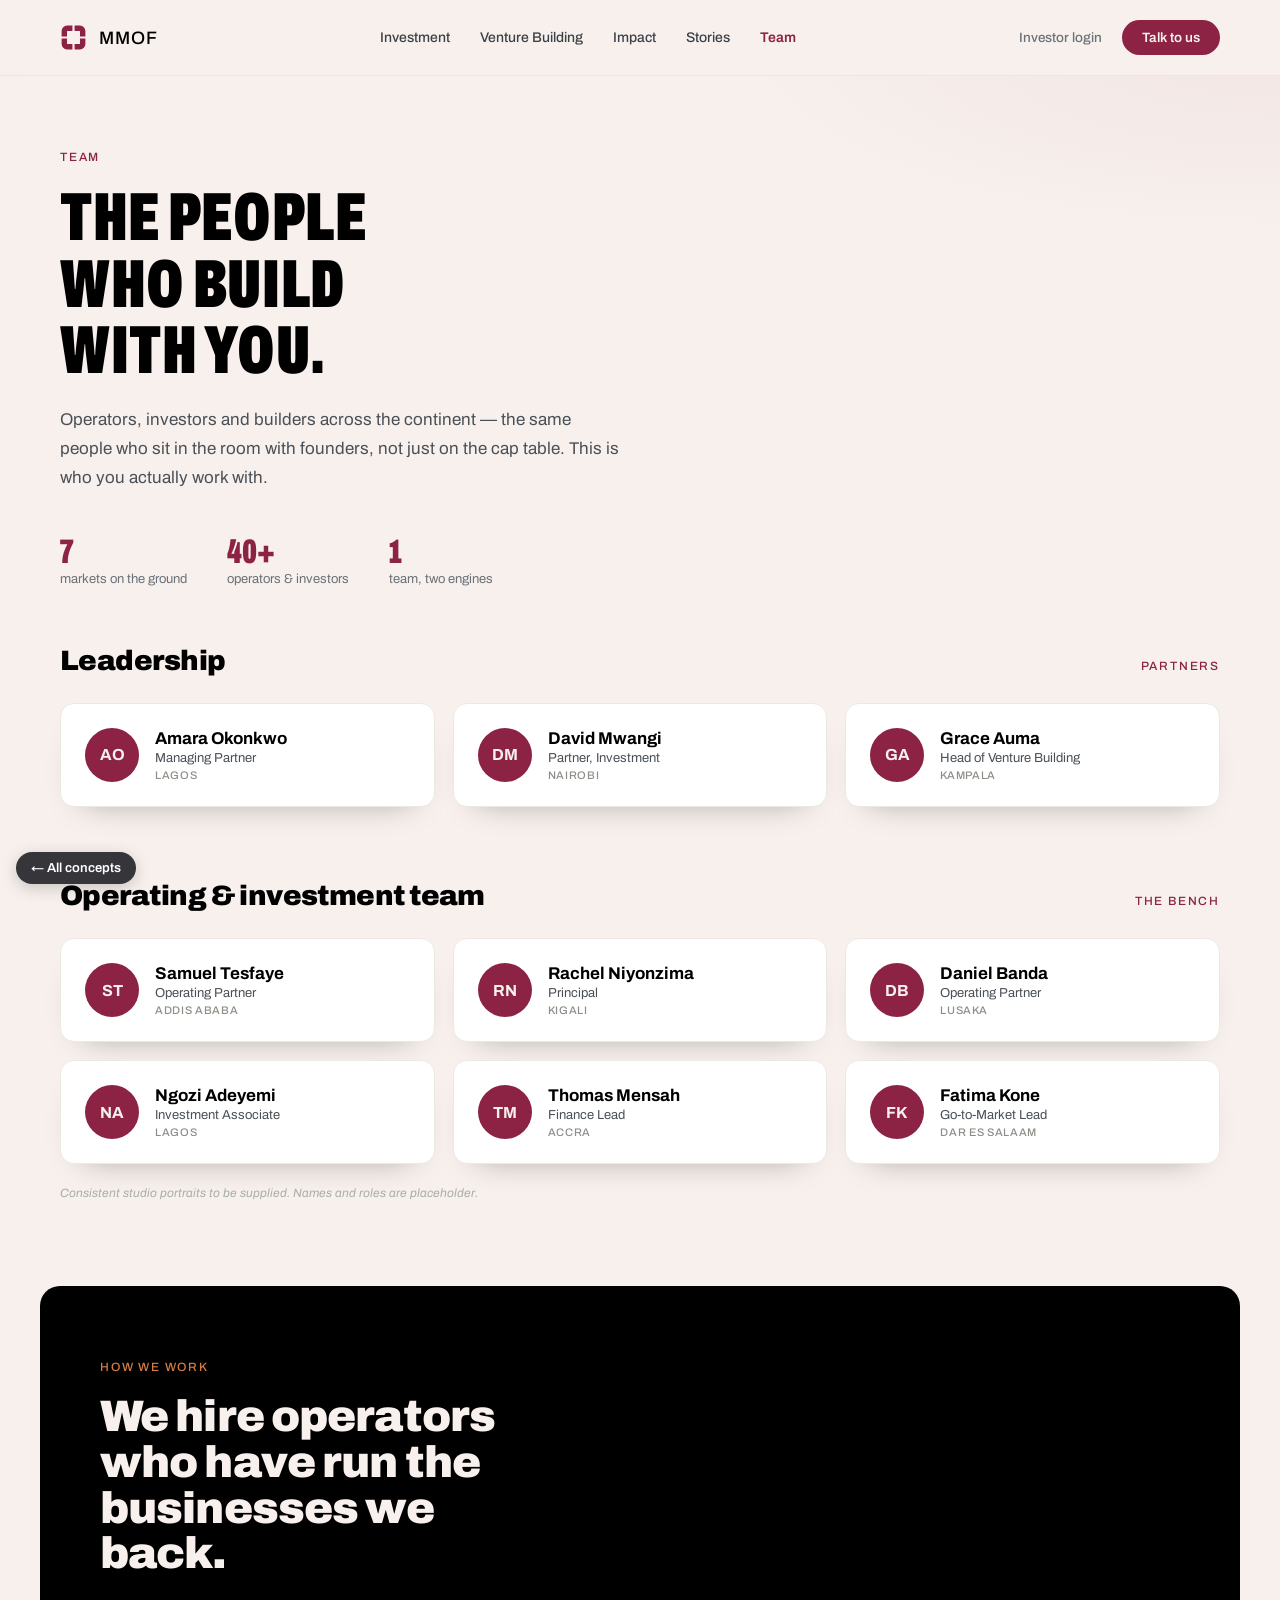
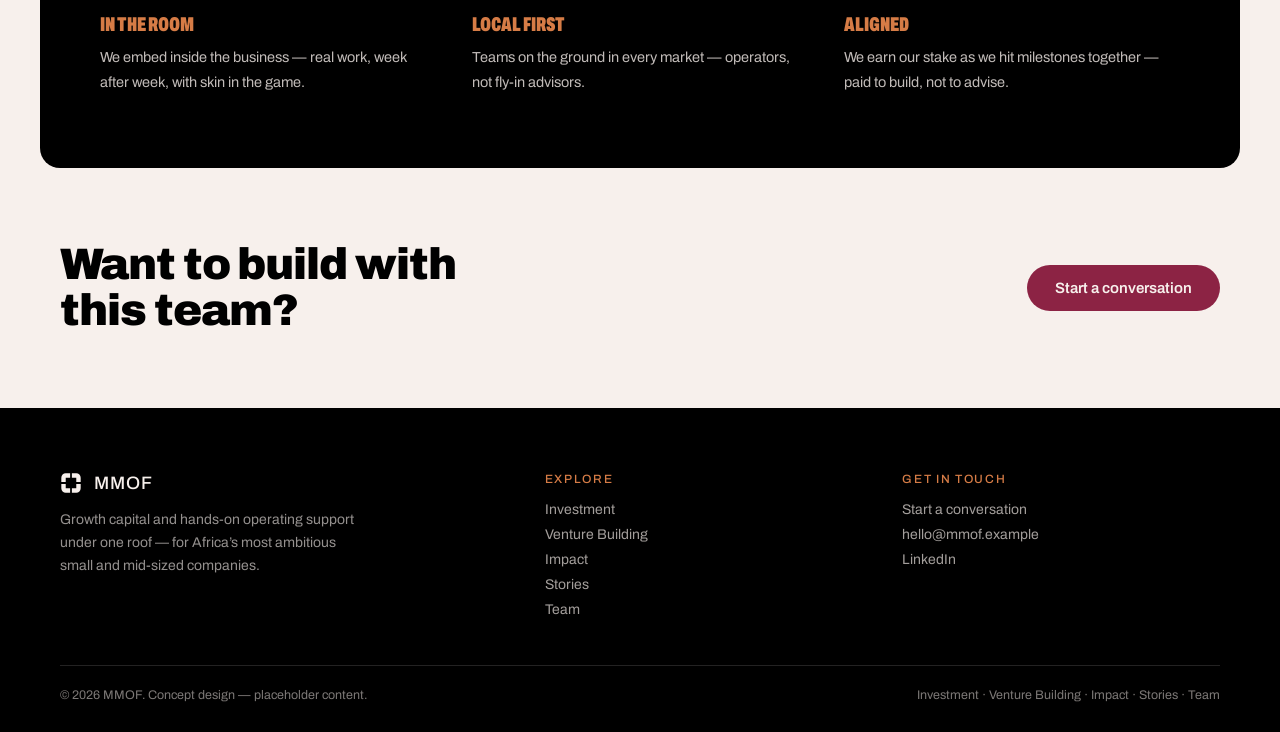
<file: field-team.html>
<!DOCTYPE html>
<html lang="en">
<head>
<meta charset="utf-8">
<meta name="viewport" content="width=device-width, initial-scale=1">
<title>Team — MMOF · Field</title>
<meta name="description" content="The operating team that builds alongside the companies MMOF backs.">
<link rel="preconnect" href="https://fonts.googleapis.com">
<link rel="preconnect" href="https://fonts.gstatic.com" crossorigin>
<link href="https://fonts.googleapis.com/css2?family=Archivo:wdth,wght@62..125,400..900&display=swap" rel="stylesheet">
<link rel="stylesheet" href="field.css">
</head>
<body data-page="team">
<a class="backhome" href="index.html">&larr; All concepts</a>

<div id="page">

  <!-- hero -->
  <div class="section" style="position:relative;overflow:hidden;padding-bottom:40px;background:radial-gradient(70% 55% at 100% -5%,rgba(140,35,68,.05),transparent 60%)">
    <div class="wrap">
      <p class="eyebrow">Team</p>
      <h1 style="font:900 clamp(40px,6vw,68px)/0.98 'Archivo',sans-serif;font-stretch:62%;letter-spacing:.01em;text-transform:uppercase;margin:0 0 22px;max-width:12ch">The people who build with you.</h1>
      <p class="lead" style="max-width:560px;margin:0">Operators, investors and builders across the continent — the same people who sit in the room with founders, not just on the cap table. This is who you actually work with.</p>
      <div style="display:flex;gap:40px;margin-top:40px;flex-wrap:wrap">
        <div><div style="font:900 34px 'Archivo',sans-serif;font-stretch:62%;color:#8C2344">7</div><div style="font-size:13px;color:#6a7178;margin-top:2px">markets on the ground</div></div>
        <div><div style="font:900 34px 'Archivo',sans-serif;font-stretch:62%;color:#8C2344">40+</div><div style="font-size:13px;color:#6a7178;margin-top:2px">operators & investors</div></div>
        <div><div style="font:900 34px 'Archivo',sans-serif;font-stretch:62%;color:#8C2344">1</div><div style="font-size:13px;color:#6a7178;margin-top:2px">team, two engines</div></div>
      </div>
    </div>
  </div>

  <!-- leadership -->
  <div class="section" style="padding-top:20px">
    <div class="wrap">
      <div style="display:flex;justify-content:space-between;align-items:baseline;margin-bottom:28px">
        <h2 class="h2" style="font-size:28px">Leadership</h2>
        <span class="eyebrow" style="margin:0">Partners</span>
      </div>
      <div style="display:grid;grid-template-columns:repeat(3,1fr);gap:18px" id="lead-grid"></div>
    </div>
  </div>

  <!-- wider team -->
  <div class="section" style="padding-top:0">
    <div class="wrap">
      <div style="display:flex;justify-content:space-between;align-items:baseline;margin-bottom:28px">
        <h2 class="h2" style="font-size:28px">Operating & investment team</h2>
        <span class="eyebrow" style="margin:0">The bench</span>
      </div>
      <div style="display:grid;grid-template-columns:repeat(3,1fr);gap:18px" id="team-grid"></div>
      <p style="margin-top:22px;font-size:12px;color:#a8aea6;font-style:italic">Consistent studio portraits to be supplied. Names and roles are placeholder.</p>
    </div>
  </div>

  <!-- values band -->
  <div class="section" style="background:#000;color:#F7F0EC;margin:0 40px;border-radius:20px">
    <div class="wrap">
      <p class="eyebrow" style="color:#D67C46">How we work</p>
      <h2 class="h2" style="color:#F7F0EC;max-width:16ch;margin-bottom:36px">We hire operators who have run the businesses we back.</h2>
      <div style="display:grid;grid-template-columns:repeat(3,1fr);gap:36px">
        <div><div style="font:900 20px 'Archivo',sans-serif;font-stretch:62%;text-transform:uppercase;color:#D67C46;margin-bottom:10px">In the room</div><p style="font-size:14.5px;line-height:1.7;color:rgba(247,240,236,.78);margin:0">We embed inside the business — real work, week after week, with skin in the game.</p></div>
        <div><div style="font:900 20px 'Archivo',sans-serif;font-stretch:62%;text-transform:uppercase;color:#D67C46;margin-bottom:10px">Local first</div><p style="font-size:14.5px;line-height:1.7;color:rgba(247,240,236,.78);margin:0">Teams on the ground in every market — operators, not fly-in advisors.</p></div>
        <div><div style="font:900 20px 'Archivo',sans-serif;font-stretch:62%;text-transform:uppercase;color:#D67C46;margin-bottom:10px">Aligned</div><p style="font-size:14.5px;line-height:1.7;color:rgba(247,240,236,.78);margin:0">We earn our stake as we hit milestones together — paid to build, not to advise.</p></div>
      </div>
    </div>
  </div>

  <!-- cta -->
  <div class="section" style="display:flex;justify-content:space-between;align-items:center;gap:40px">
    <h2 class="h2" style="max-width:16ch">Want to build with this team?</h2>
    <a class="btn btn-primary" href="field-get-in-touch.html">Start a conversation</a>
  </div>

</div>

<script>
/* team data — placeholder (invented narrative) */
var LEAD=[
  ['AO','Amara Okonkwo','Managing Partner','Lagos'],
  ['DM','David Mwangi','Partner, Investment','Nairobi'],
  ['GA','Grace Auma','Head of Venture Building','Kampala']
];
var TEAM=[
  ['ST','Samuel Tesfaye','Operating Partner','Addis Ababa'],
  ['RN','Rachel Niyonzima','Principal','Kigali'],
  ['DB','Daniel Banda','Operating Partner','Lusaka'],
  ['NA','Ngozi Adeyemi','Investment Associate','Lagos'],
  ['TM','Thomas Mensah','Finance Lead','Accra'],
  ['FK','Fatima Kone','Go-to-Market Lead','Dar es Salaam']
];
function card(m){
  return '<div class="card enh-card" style="display:flex;align-items:center;gap:16px">'+
    '<div style="width:54px;height:54px;border-radius:50%;background:#8C2344;color:#F7F0EC;display:flex;align-items:center;justify-content:center;font:700 16px \'Archivo\',sans-serif;flex:none">'+m[0]+'</div>'+
    '<div><h4 style="font:700 17px \'Archivo\',sans-serif;color:#000;margin:0 0 3px">'+m[1]+'</h4>'+
    '<div style="font-size:13px;color:#4a5057">'+m[2]+'</div>'+
    '<div style="font:500 11px \'Archivo\',sans-serif;letter-spacing:.06em;text-transform:uppercase;color:#8a9088;margin-top:4px">'+m[3]+'</div></div></div>';
}
document.getElementById('lead-grid').innerHTML=LEAD.map(card).join('');
document.getElementById('team-grid').innerHTML=TEAM.map(card).join('');
</script>
<script src="field.js"></script>
</body>
</html>
</file>
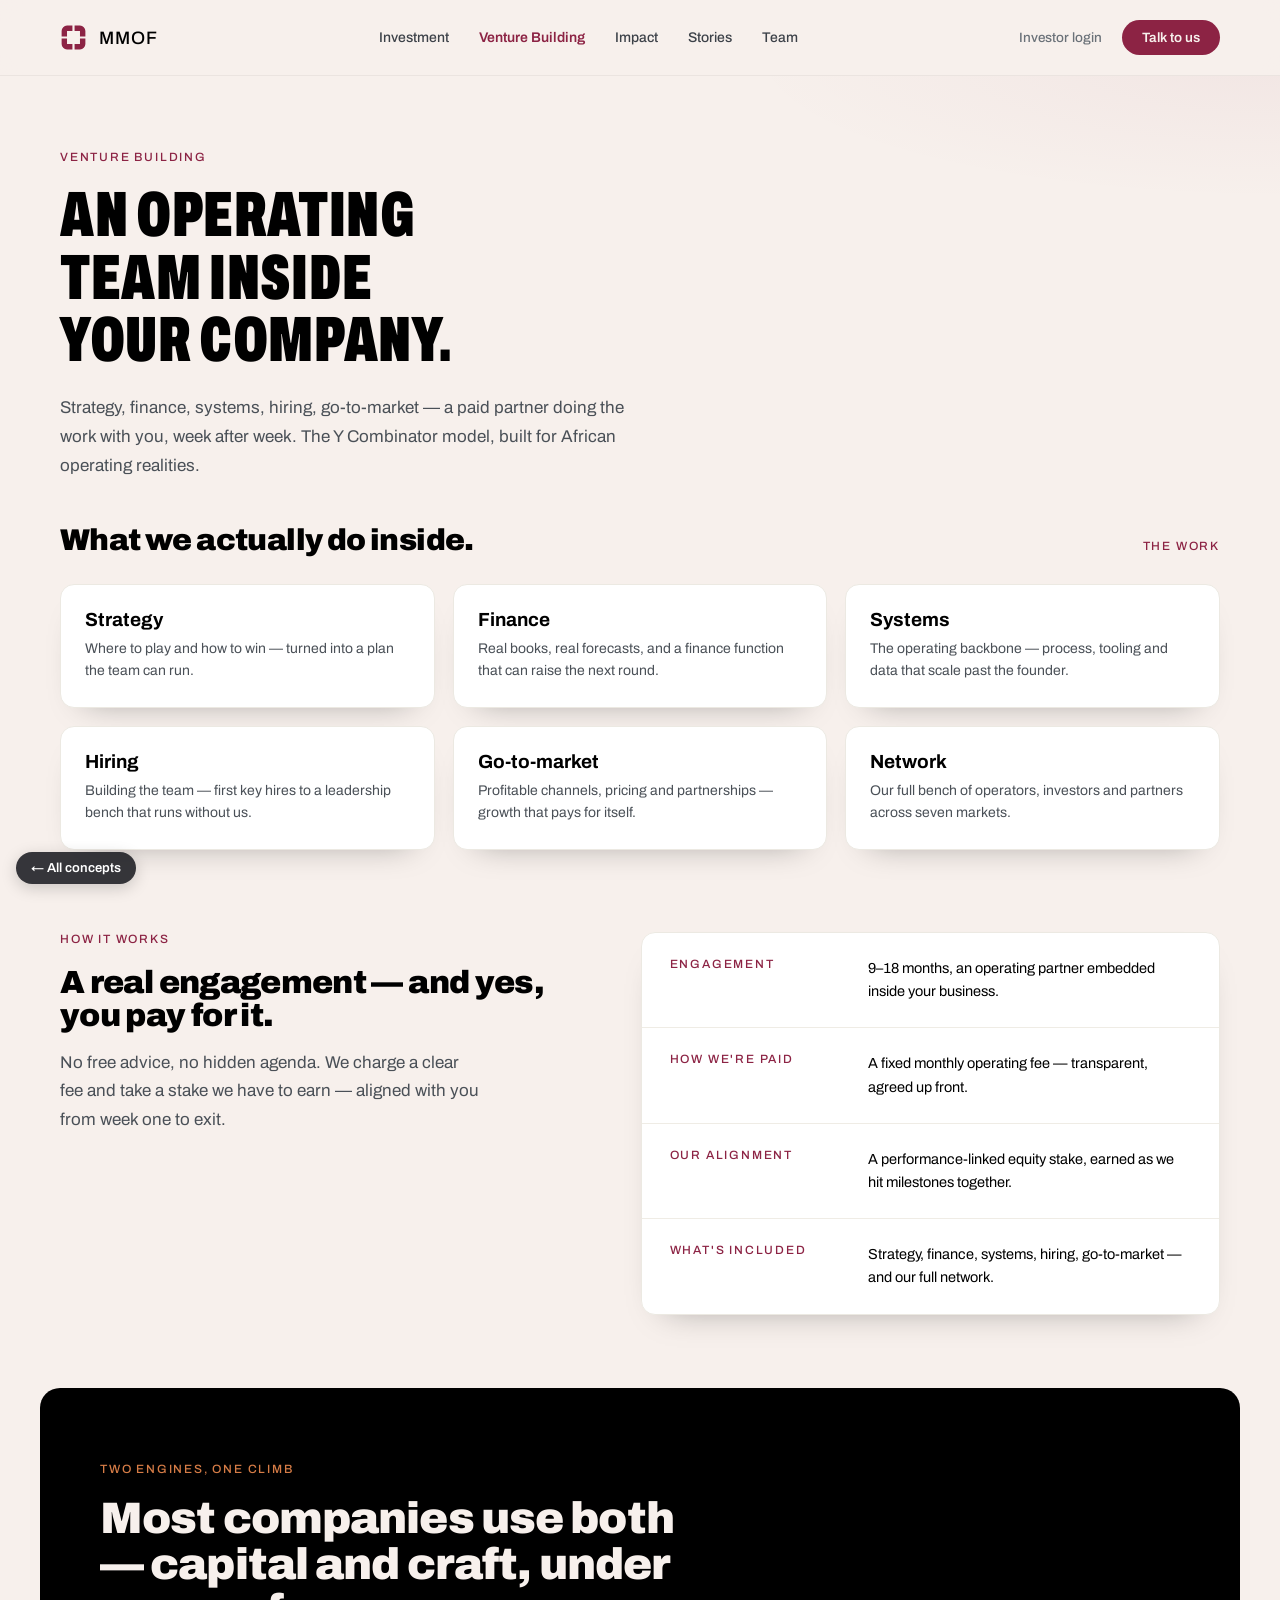
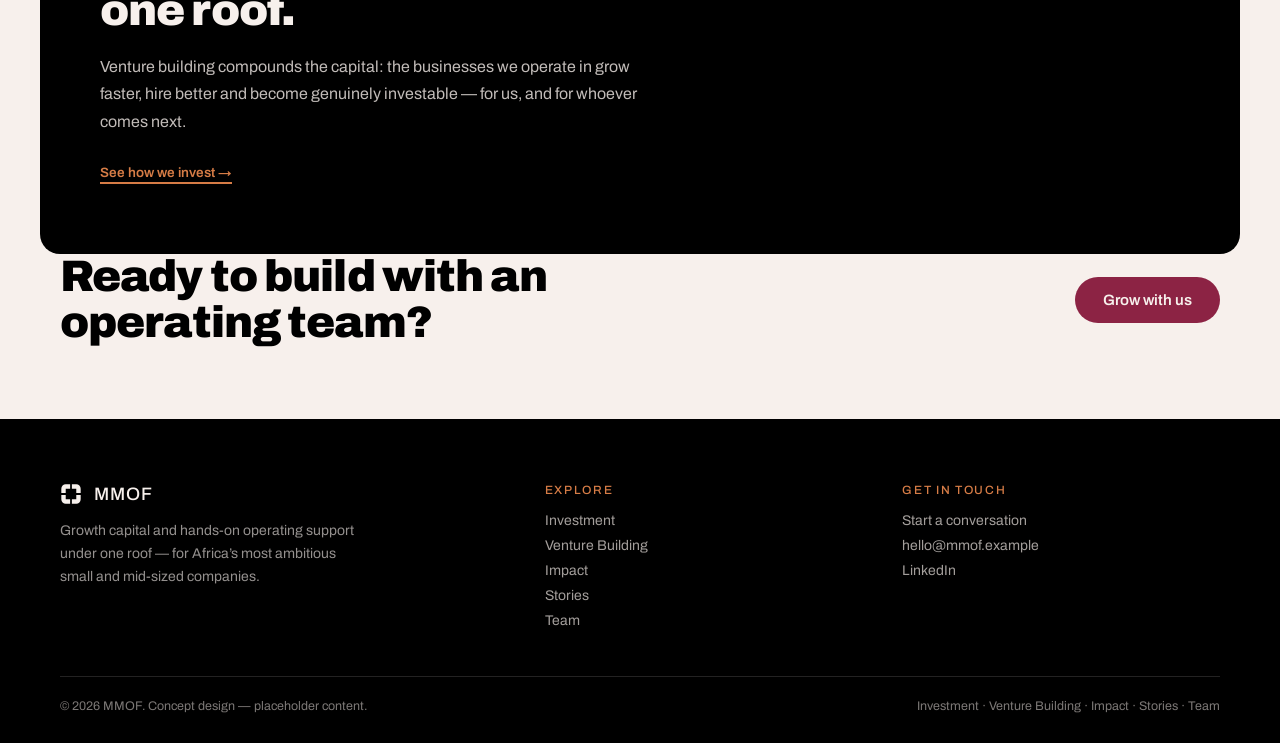
<file: field-venture-building.html>
<!DOCTYPE html>
<html lang="en">
<head>
<meta charset="utf-8">
<meta name="viewport" content="width=device-width, initial-scale=1">
<title>Venture Building — MMOF · Field</title>
<meta name="description" content="An operating team inside your business — strategy, finance, systems, hiring and go-to-market, as a paid partner with skin in the game.">
<link rel="preconnect" href="https://fonts.googleapis.com">
<link rel="preconnect" href="https://fonts.gstatic.com" crossorigin>
<link href="https://fonts.googleapis.com/css2?family=Archivo:wdth,wght@62..125,400..900&display=swap" rel="stylesheet">
<link rel="stylesheet" href="field.css">
</head>
<body data-page="venture">
<a class="backhome" href="index.html">&larr; All concepts</a>

<div id="page">

  <!-- hero -->
  <div class="section" style="position:relative;overflow:hidden;padding-bottom:36px;background:radial-gradient(70% 55% at 100% -5%,rgba(140,35,68,.05),transparent 60%)">
    <div class="wrap">
      <p class="eyebrow">Venture Building</p>
      <h1 style="font:900 clamp(38px,5.5vw,64px)/0.98 'Archivo',sans-serif;font-stretch:62%;letter-spacing:.01em;text-transform:uppercase;margin:0 0 22px;max-width:15ch">An operating team inside your company.</h1>
      <p class="lead" style="max-width:580px;margin:0">Strategy, finance, systems, hiring, go-to-market — a paid partner doing the work with you, week after week. The Y Combinator model, built for African operating realities.</p>
    </div>
  </div>

  <!-- what we do -->
  <div class="section" style="padding-top:8px">
    <div class="wrap">
      <div style="display:flex;justify-content:space-between;align-items:baseline;margin-bottom:28px">
        <h2 class="h2" style="font-size:30px">What we actually do inside.</h2>
        <span class="eyebrow" style="margin:0">The work</span>
      </div>
      <div style="display:grid;grid-template-columns:repeat(3,1fr);gap:18px">
        <div class="card enh-card"><h3 style="font:700 19px 'Archivo',sans-serif;margin:0 0 8px">Strategy</h3><p style="font-size:14px;line-height:1.6;color:#4a5057;margin:0">Where to play and how to win — turned into a plan the team can run.</p></div>
        <div class="card enh-card"><h3 style="font:700 19px 'Archivo',sans-serif;margin:0 0 8px">Finance</h3><p style="font-size:14px;line-height:1.6;color:#4a5057;margin:0">Real books, real forecasts, and a finance function that can raise the next round.</p></div>
        <div class="card enh-card"><h3 style="font:700 19px 'Archivo',sans-serif;margin:0 0 8px">Systems</h3><p style="font-size:14px;line-height:1.6;color:#4a5057;margin:0">The operating backbone — process, tooling and data that scale past the founder.</p></div>
        <div class="card enh-card"><h3 style="font:700 19px 'Archivo',sans-serif;margin:0 0 8px">Hiring</h3><p style="font-size:14px;line-height:1.6;color:#4a5057;margin:0">Building the team — first key hires to a leadership bench that runs without us.</p></div>
        <div class="card enh-card"><h3 style="font:700 19px 'Archivo',sans-serif;margin:0 0 8px">Go-to-market</h3><p style="font-size:14px;line-height:1.6;color:#4a5057;margin:0">Profitable channels, pricing and partnerships — growth that pays for itself.</p></div>
        <div class="card enh-card"><h3 style="font:700 19px 'Archivo',sans-serif;margin:0 0 8px">Network</h3><p style="font-size:14px;line-height:1.6;color:#4a5057;margin:0">Our full bench of operators, investors and partners across seven markets.</p></div>
      </div>
    </div>
  </div>

  <!-- engagement model -->
  <div class="section" style="padding-top:8px">
    <div class="wrap">
      <div style="display:grid;grid-template-columns:1fr 1.1fr;gap:54px;align-items:start">
        <div>
          <p class="eyebrow">How it works</p>
          <h2 class="h2" style="font-size:32px;margin-bottom:16px">A real engagement — and yes, you pay for it.</h2>
          <p class="lead" style="max-width:420px;margin:0">No free advice, no hidden agenda. We charge a clear fee and take a stake we have to earn — aligned with you from week one to exit.</p>
        </div>
        <div class="card" style="padding:0;overflow:hidden">
          <div style="display:grid;grid-template-columns:180px 1fr;gap:18px;padding:24px 28px;border-bottom:1px solid #efece5"><div class="eyebrow" style="margin:0">Engagement</div><div style="font-size:14.5px;line-height:1.6">9–18 months, an operating partner embedded inside your business.</div></div>
          <div style="display:grid;grid-template-columns:180px 1fr;gap:18px;padding:24px 28px;border-bottom:1px solid #efece5"><div class="eyebrow" style="margin:0">How we're paid</div><div style="font-size:14.5px;line-height:1.6">A fixed monthly operating fee — transparent, agreed up front.</div></div>
          <div style="display:grid;grid-template-columns:180px 1fr;gap:18px;padding:24px 28px;border-bottom:1px solid #efece5"><div class="eyebrow" style="margin:0">Our alignment</div><div style="font-size:14.5px;line-height:1.6">A performance-linked equity stake, earned as we hit milestones together.</div></div>
          <div style="display:grid;grid-template-columns:180px 1fr;gap:18px;padding:24px 28px"><div class="eyebrow" style="margin:0">What's included</div><div style="font-size:14.5px;line-height:1.6">Strategy, finance, systems, hiring, go-to-market — and our full network.</div></div>
        </div>
      </div>
    </div>
  </div>

  <!-- statement band -->
  <div class="section" style="background:#000;color:#F7F0EC;margin:0 40px;border-radius:20px">
    <div class="wrap">
      <p class="eyebrow" style="color:#D67C46">Two engines, one climb</p>
      <h2 class="h2" style="color:#F7F0EC;max-width:20ch">Most companies use both — capital and craft, under one roof.</h2>
      <p style="font-size:16px;line-height:1.7;color:rgba(247,240,236,.78);max-width:560px;margin:20px 0 28px">Venture building compounds the capital: the businesses we operate in grow faster, hire better and become genuinely investable — for us, and for whoever comes next.</p>
      <a class="link-arrow" style="color:#D67C46;border-color:#D67C46" href="field-investment.html">See how we invest &rarr;</a>
    </div>
  </div>

  <!-- cta -->
  <div class="section" style="display:flex;justify-content:space-between;align-items:center;gap:40px;padding-top:0">
    <h2 class="h2" style="max-width:18ch">Ready to build with an operating team?</h2>
    <a class="btn btn-primary" href="field-get-in-touch.html">Grow with us</a>
  </div>

</div>
<script src="field.js"></script>
</body>
</html>
</file>
<file: field.css>
/* ============================================================
   MMOF · Field (2C) — shared theme
   Pinot Red lead on Off-White, Noir contrast, Archivo throughout
   ============================================================ */
*{box-sizing:border-box}
html,body{margin:0}
html{scroll-behavior:smooth}
body{font-family:'Archivo',system-ui,sans-serif;color:#000;background:#F7F0EC;-webkit-font-smoothing:antialiased}
#page{font-variant-numeric:tabular-nums}
img{max-width:100%}
#page img{filter:saturate(1.06) contrast(1.03) sepia(.08) hue-rotate(-6deg) brightness(1.01)}
a{color:inherit}

/* ---- layout helpers ---- */
.wrap{max-width:1180px;margin:0 auto;padding:0 60px}
.section{padding:74px 60px}
.section .wrap{padding:0}
.eyebrow{font:500 12px 'Archivo',sans-serif;letter-spacing:.15em;text-transform:uppercase;color:#8C2344;margin:0 0 20px}
.h2{font:900 clamp(30px,4vw,44px)/1.04 'Archivo',sans-serif;letter-spacing:-.02em;color:#000;margin:0}
.lead{font-size:17px;line-height:1.7;color:#4a5057}

/* ---- nav (injected by field.js) ---- */
.nav{position:sticky;top:0;z-index:100;display:flex;align-items:center;justify-content:space-between;
  padding:20px 60px;background:rgba(247,240,236,.82);backdrop-filter:blur(12px);-webkit-backdrop-filter:blur(12px);
  border-bottom:1px solid rgba(0,0,0,.05);transition:box-shadow .3s ease}
.nav.nav-scrolled{box-shadow:0 8px 30px -16px rgba(0,0,0,.22)}
.nav a{text-decoration:none}
.nav-brand{display:flex;align-items:center;gap:12px}
.wordmark{font:500 18px 'Archivo',sans-serif;letter-spacing:.05em;color:#000}
.nav-links{display:flex;align-items:center;gap:30px;font-size:14px;font-weight:500;color:#3c4148}
.nav-links a{position:relative;transition:color .2s}
.nav-links a:hover{color:#8C2344}
.nav-links a.active{color:#8C2344;font-weight:600}
.nav-cta{display:flex;align-items:center;gap:20px}
.mmof-mark{display:block;flex:none}

/* ---- buttons ---- */
.btn{display:inline-flex;align-items:center;gap:8px;cursor:pointer;font-size:15px;font-weight:600;
  text-decoration:none;padding:15px 28px;border-radius:999px;
  transition:transform .25s cubic-bezier(.2,.7,.2,1),filter .25s ease}
.btn:hover{transform:translateY(-2px);filter:brightness(1.07)}
.btn-primary{background:#8C2344;color:#F7F0EC}
.btn-ghost{border:1px solid #c9ccc6;color:#000}
.btn-sm{padding:10px 20px;font-size:13.5px}
.link-arrow{font-size:13.5px;font-weight:600;color:#8C2344;text-decoration:none;border-bottom:2px solid #8C2344;padding-bottom:2px}

/* ---- cards ---- */
.card{background:#fff;border:1px solid #ece9e2;border-radius:14px;padding:24px;box-shadow:0 16px 34px -24px rgba(0,0,0,.4)}

/* ---- footer (injected by field.js) ---- */
.site-footer{background:#000;color:rgba(247,240,236,.66);padding:64px 60px 30px;margin-top:0}
.site-footer .cols{max-width:1180px;margin:0 auto;display:grid;grid-template-columns:1.4fr 1fr 1fr;gap:40px}
.site-footer h4{font:500 12px 'Archivo',sans-serif;letter-spacing:.14em;text-transform:uppercase;color:#D67C46;margin:0 0 16px}
.site-footer a{color:rgba(247,240,236,.66);text-decoration:none;transition:color .2s}
.site-footer a:hover{color:#F7F0EC}
.site-footer .fcol a{display:block;margin-bottom:10px;font-size:14px}
.site-footer .bottom{max-width:1180px;margin:38px auto 0;padding-top:22px;border-top:1px solid rgba(247,240,236,.14);
  display:flex;justify-content:space-between;flex-wrap:wrap;gap:12px;font-size:12.5px;color:rgba(247,240,236,.5)}
.site-footer .tag{font-size:14px;line-height:1.65;color:rgba(247,240,236,.6);margin:14px 0 0;max-width:300px}

/* ---- polish ---- */
.reveal{opacity:0;transform:translateY(22px);transition:opacity .7s cubic-bezier(.2,.7,.2,1),transform .7s cubic-bezier(.2,.7,.2,1);will-change:opacity,transform}
.reveal.in{opacity:1;transform:none}
.enh-btn{cursor:pointer;transition:transform .25s cubic-bezier(.2,.7,.2,1),filter .25s ease}
.enh-btn:hover{transform:translateY(-2px);filter:brightness(1.07)}
.enh-card{transition:transform .32s cubic-bezier(.2,.7,.2,1)}
.enh-card:hover{transform:translateY(-5px)}

/* ---- back-to-gallery (preview only) ---- */
.backhome{position:fixed;bottom:16px;left:16px;z-index:9999;display:inline-flex;align-items:center;gap:7px;
  padding:9px 15px;border-radius:999px;background:rgba(21,23,28,.86);color:#fff;font:600 13px 'Archivo',sans-serif;
  text-decoration:none;backdrop-filter:blur(6px);box-shadow:0 4px 16px rgba(0,0,0,.18)}
.backhome:hover{background:#15171c}

@media(max-width:860px){
  .nav-links{display:none}
  .section{padding:52px 24px}
  .wrap{padding:0 24px}
  .site-footer .cols{grid-template-columns:1fr;gap:30px}
}
@media(prefers-reduced-motion:reduce){
  html{scroll-behavior:auto}
  .reveal{opacity:1;transform:none;transition:none}
  .enh-btn,.enh-card{transition:none}
  .enh-btn:hover,.enh-card:hover{transform:none;filter:none}
}
</file>
